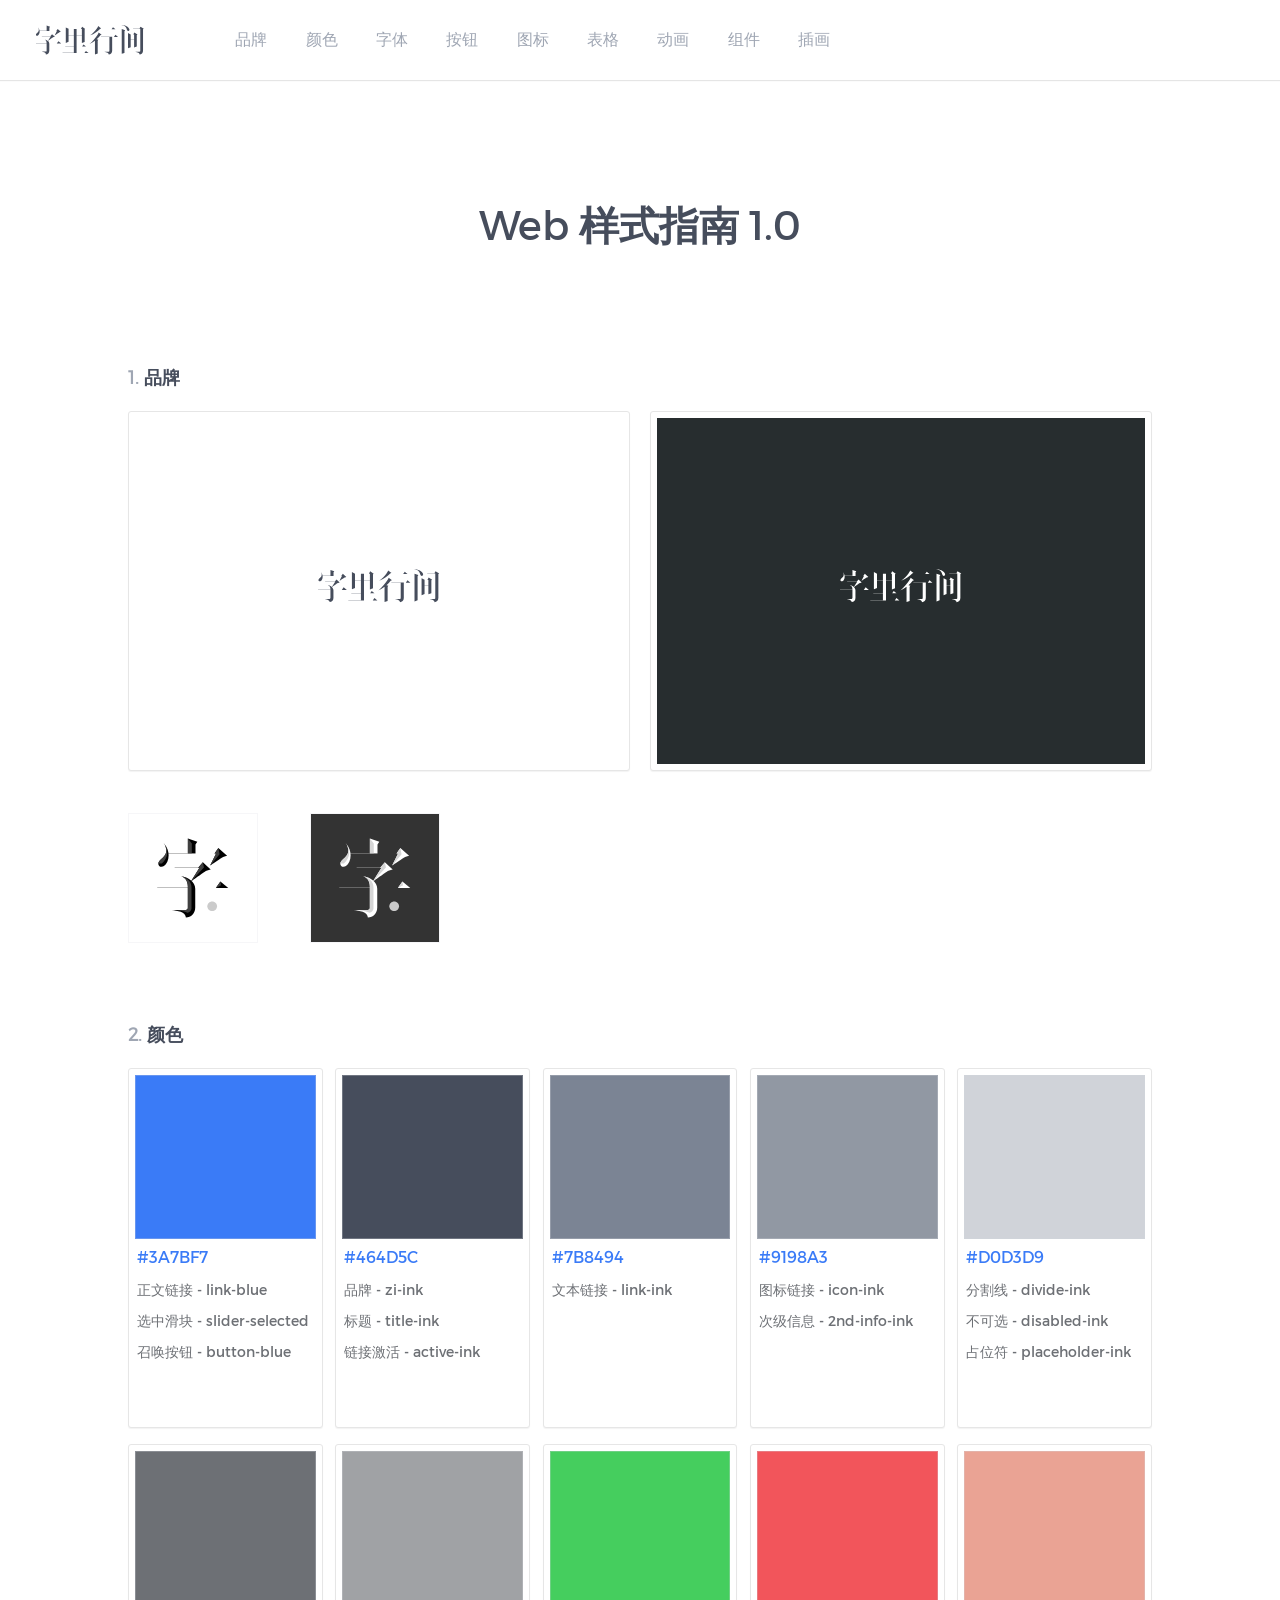
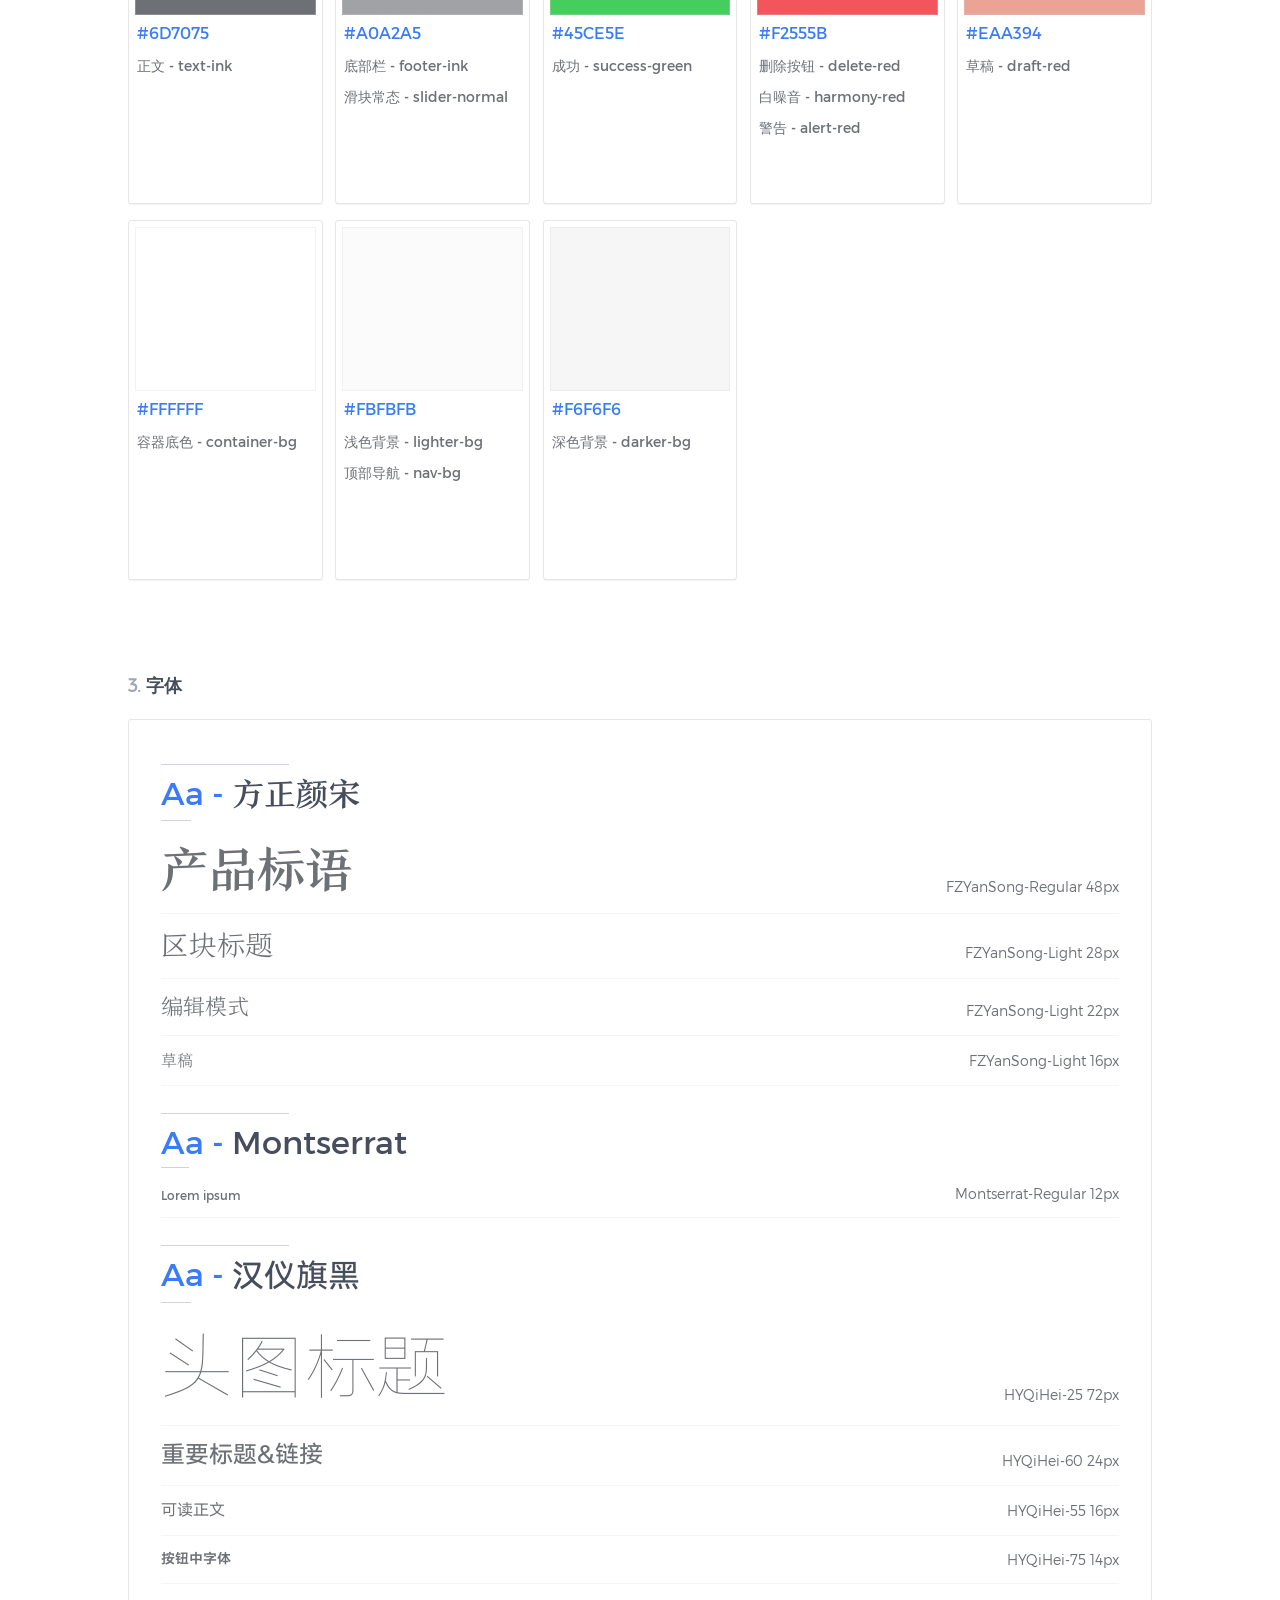
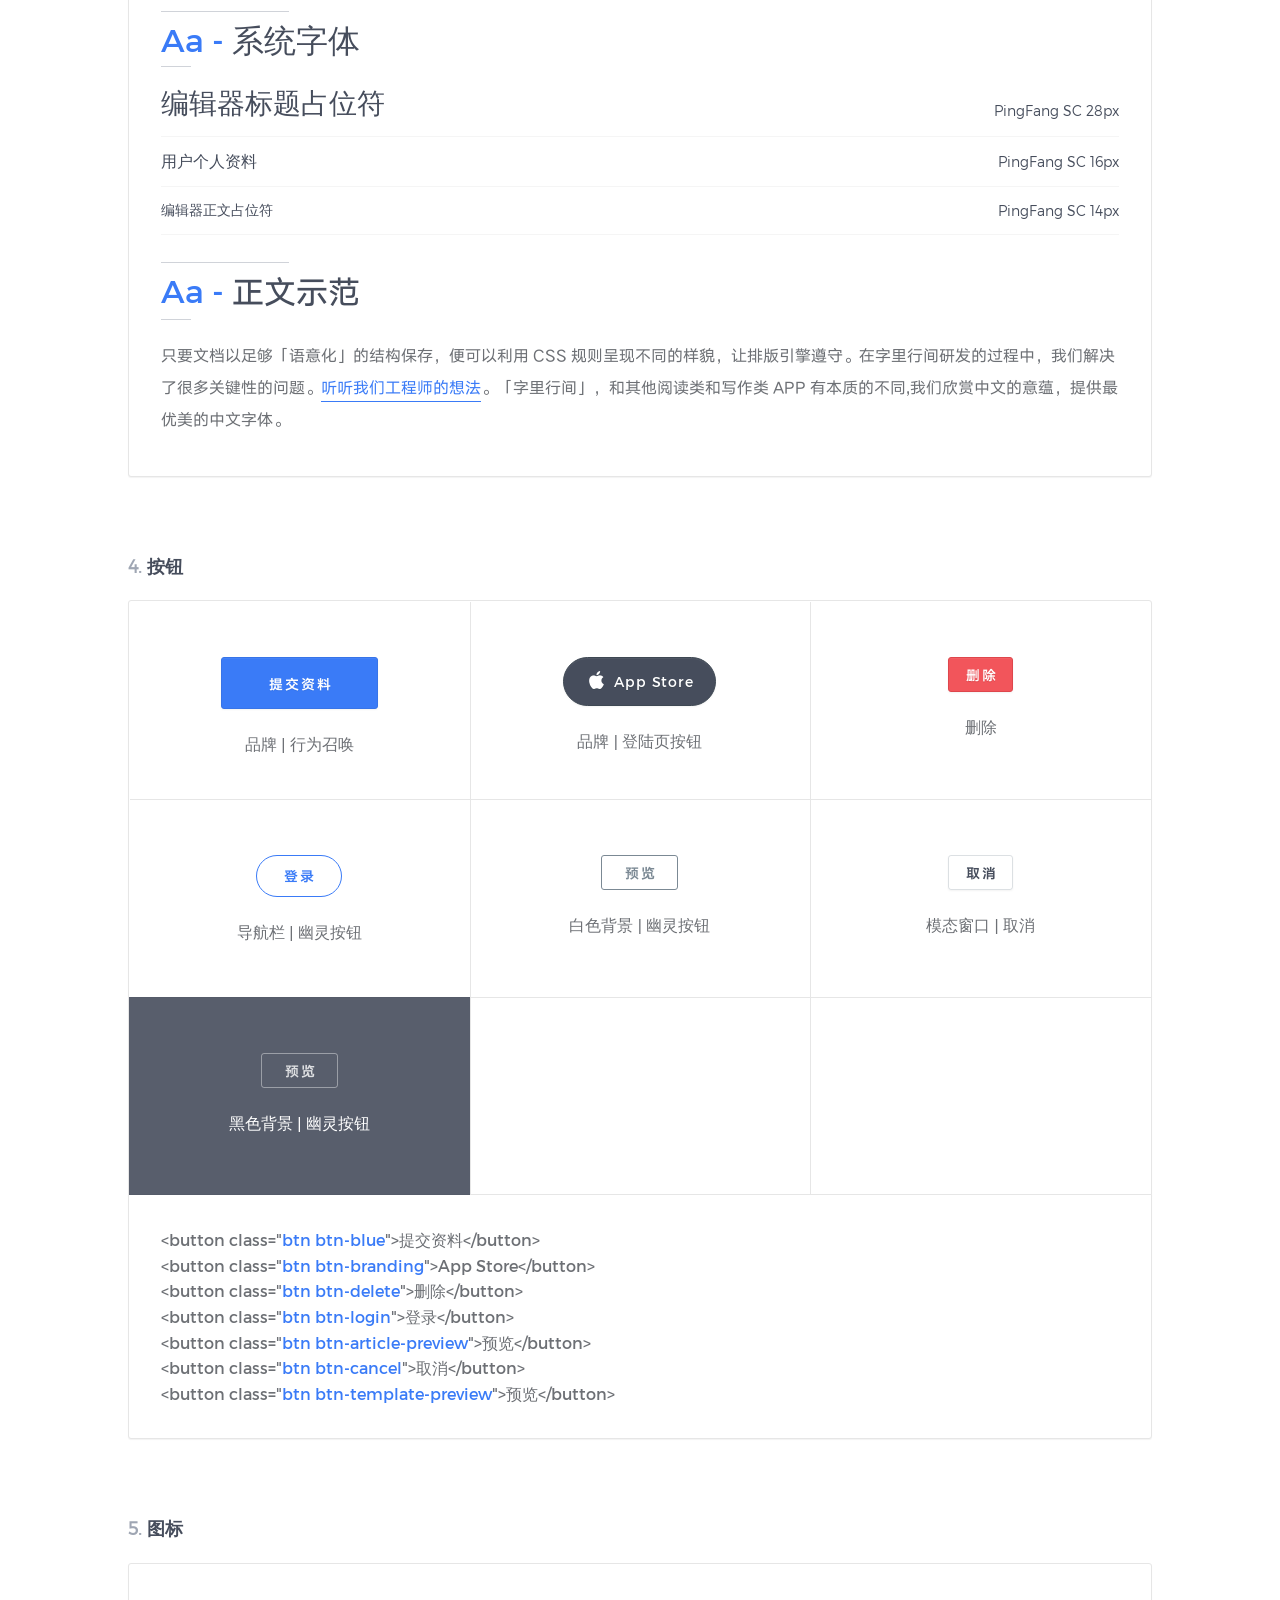
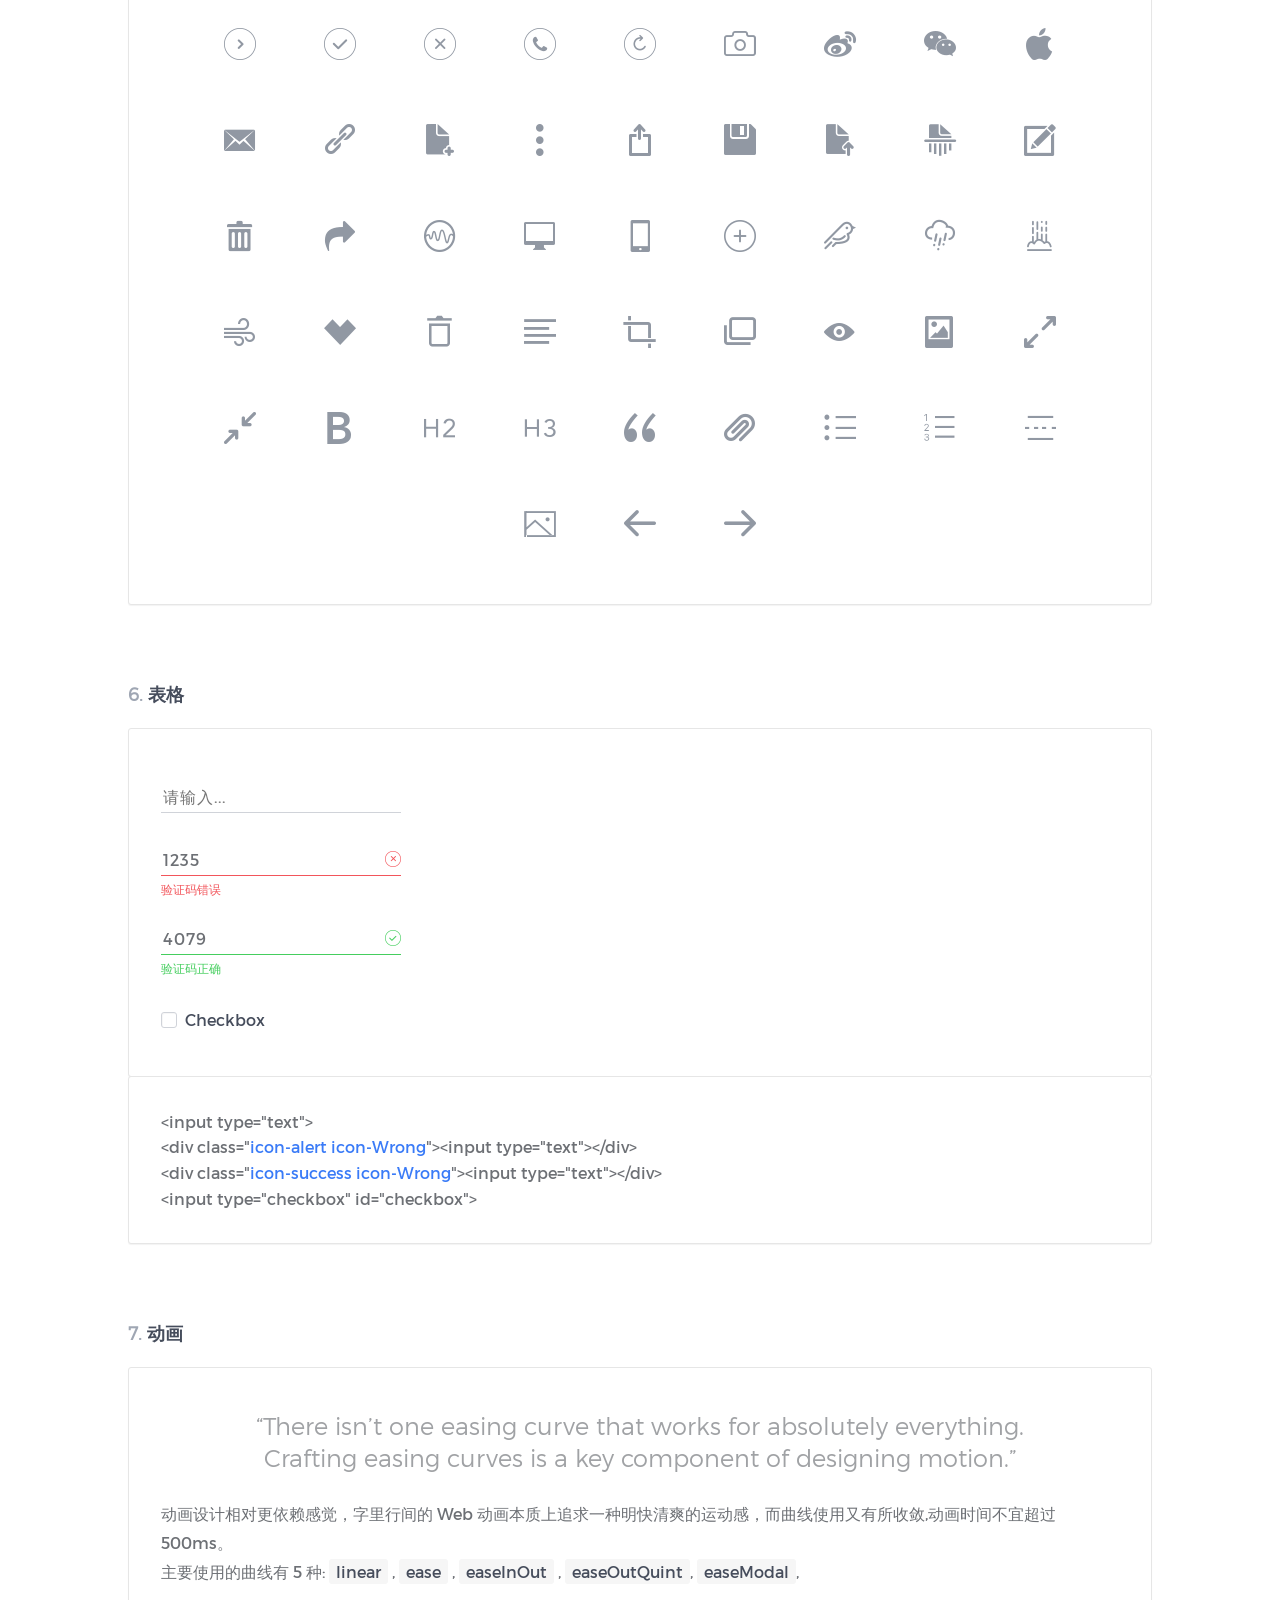
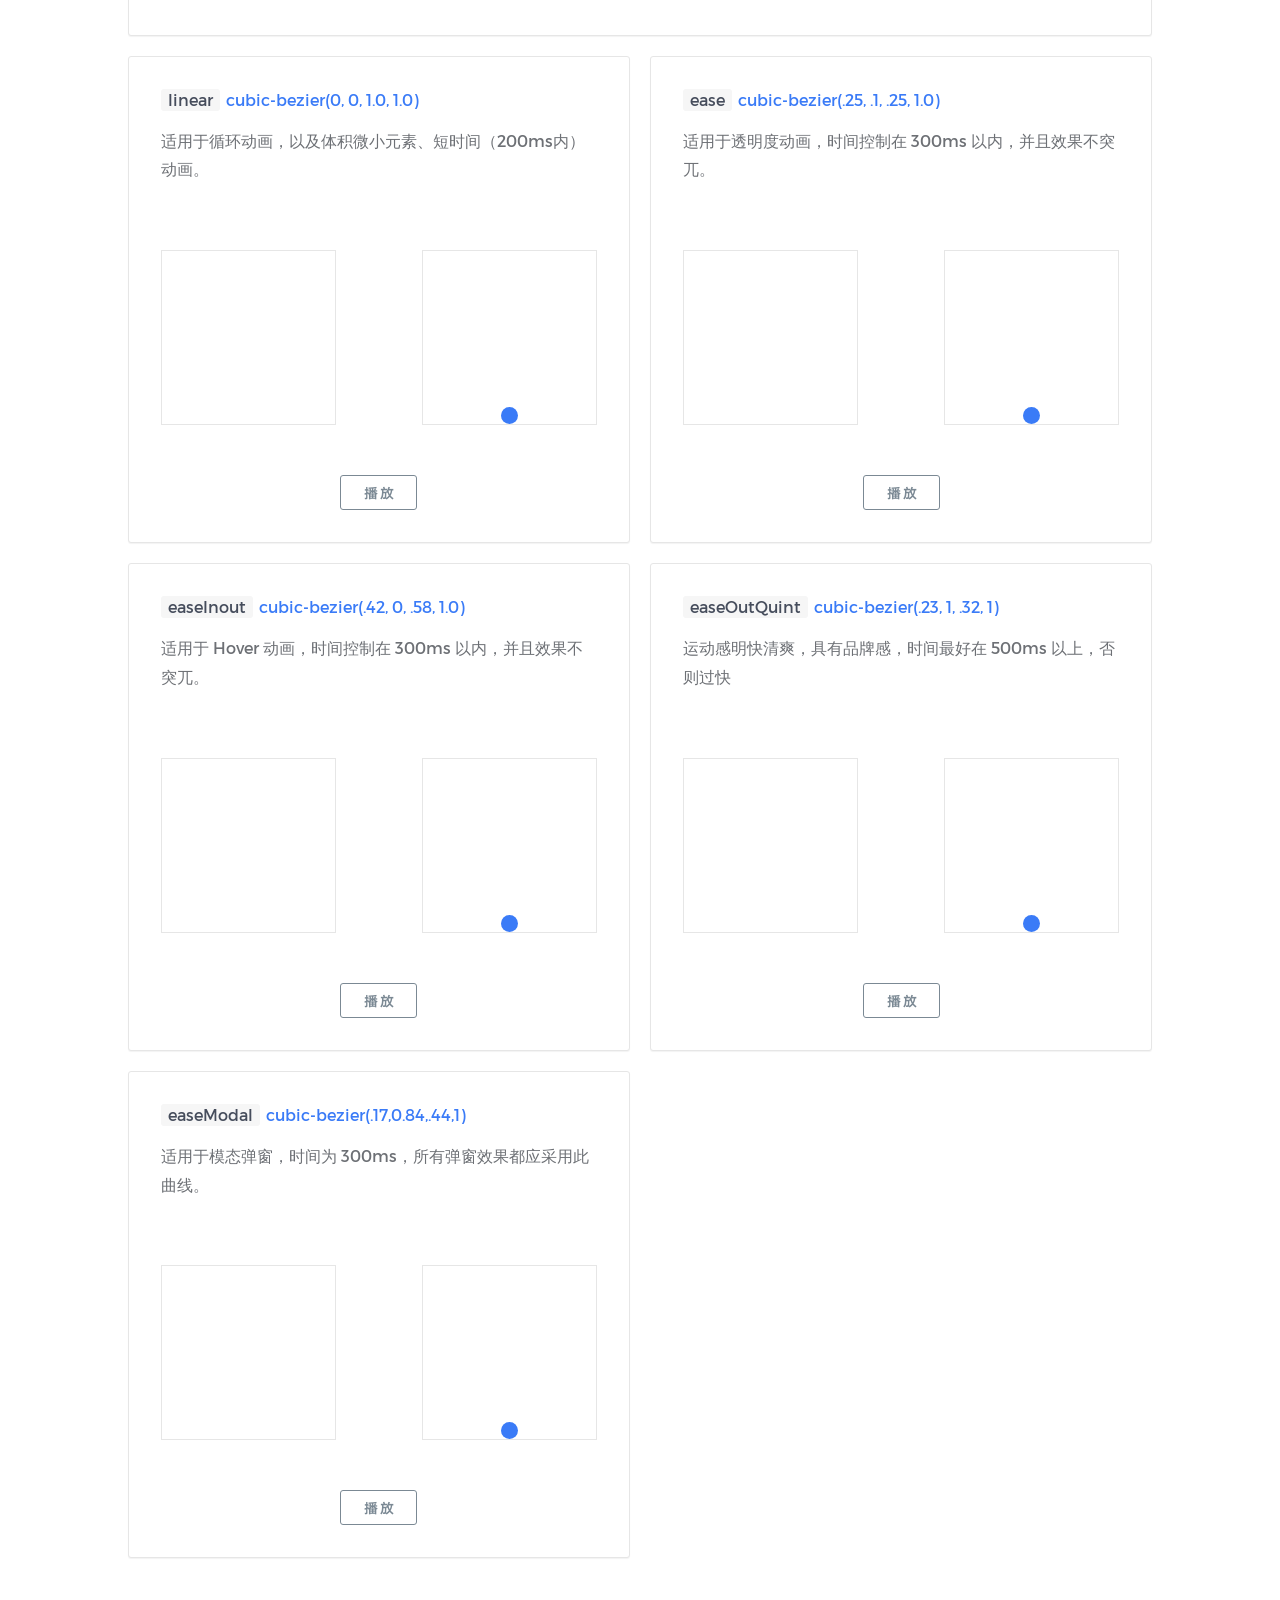
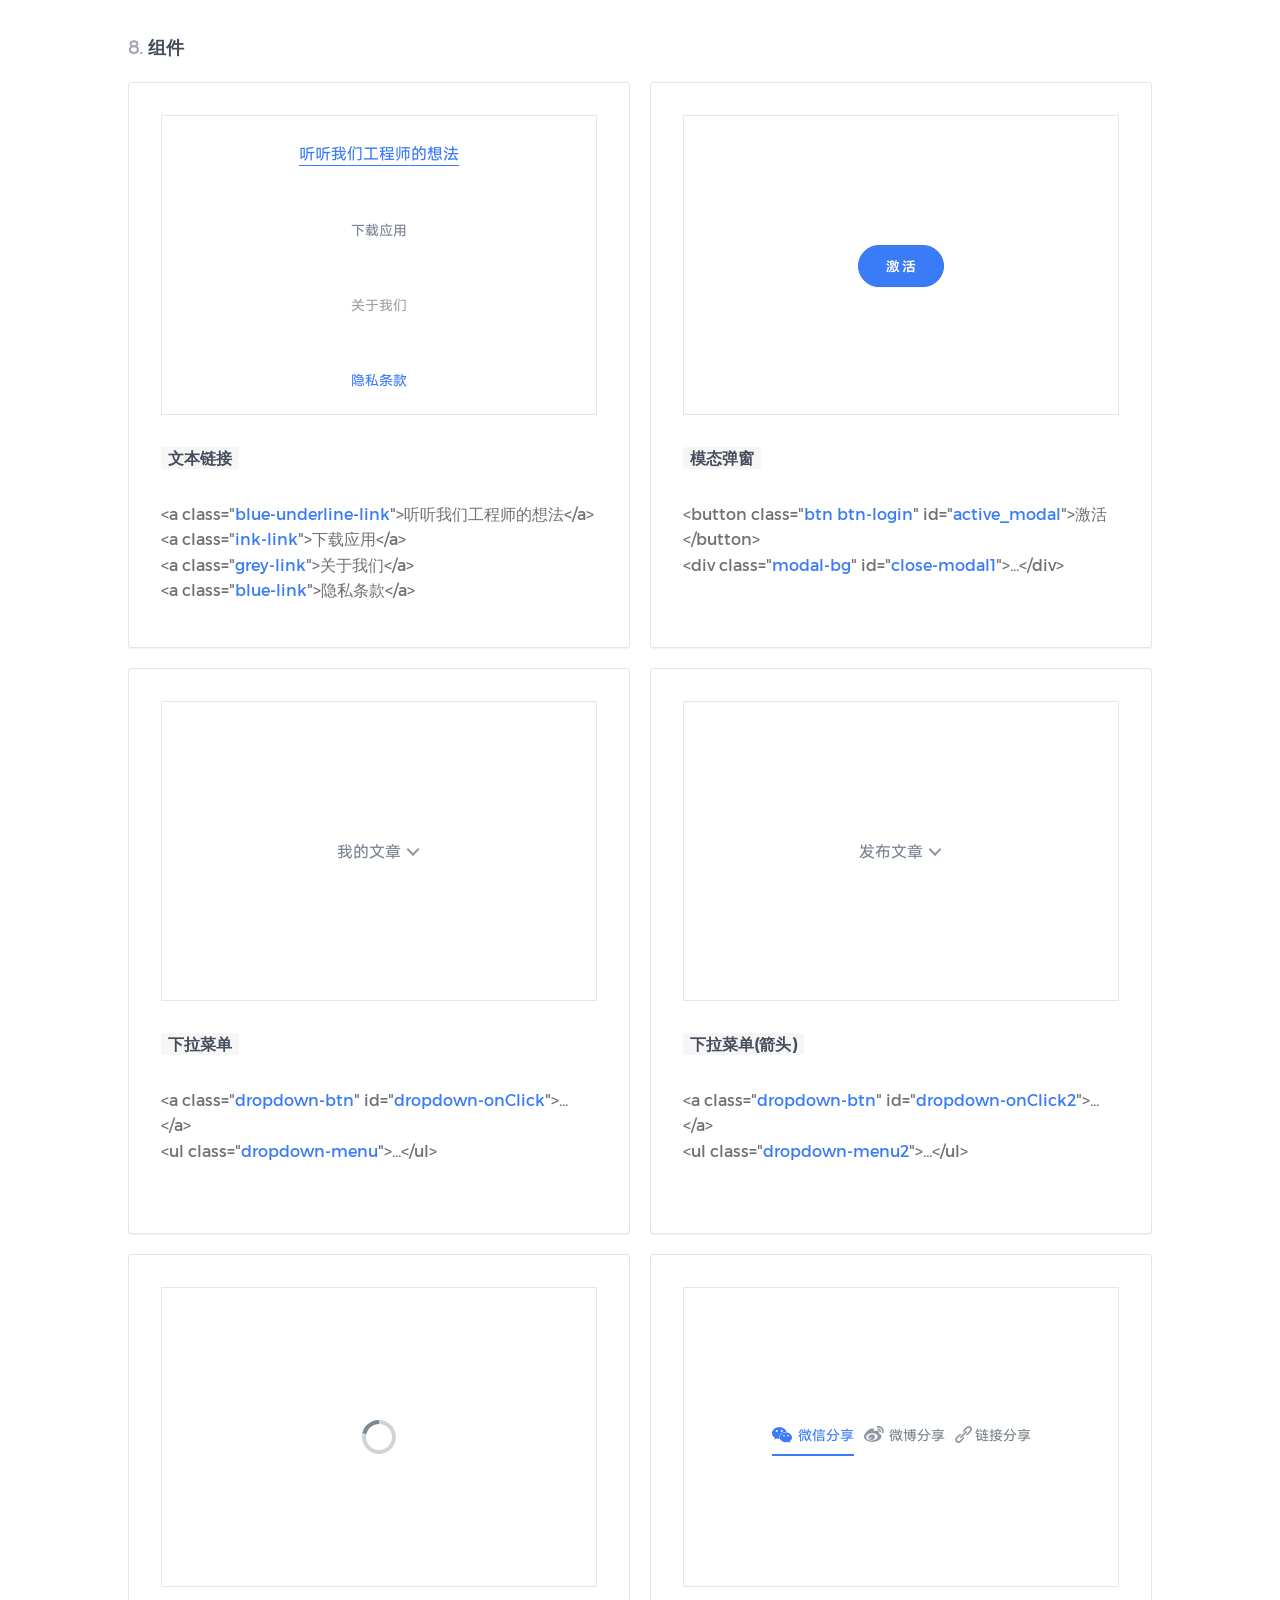
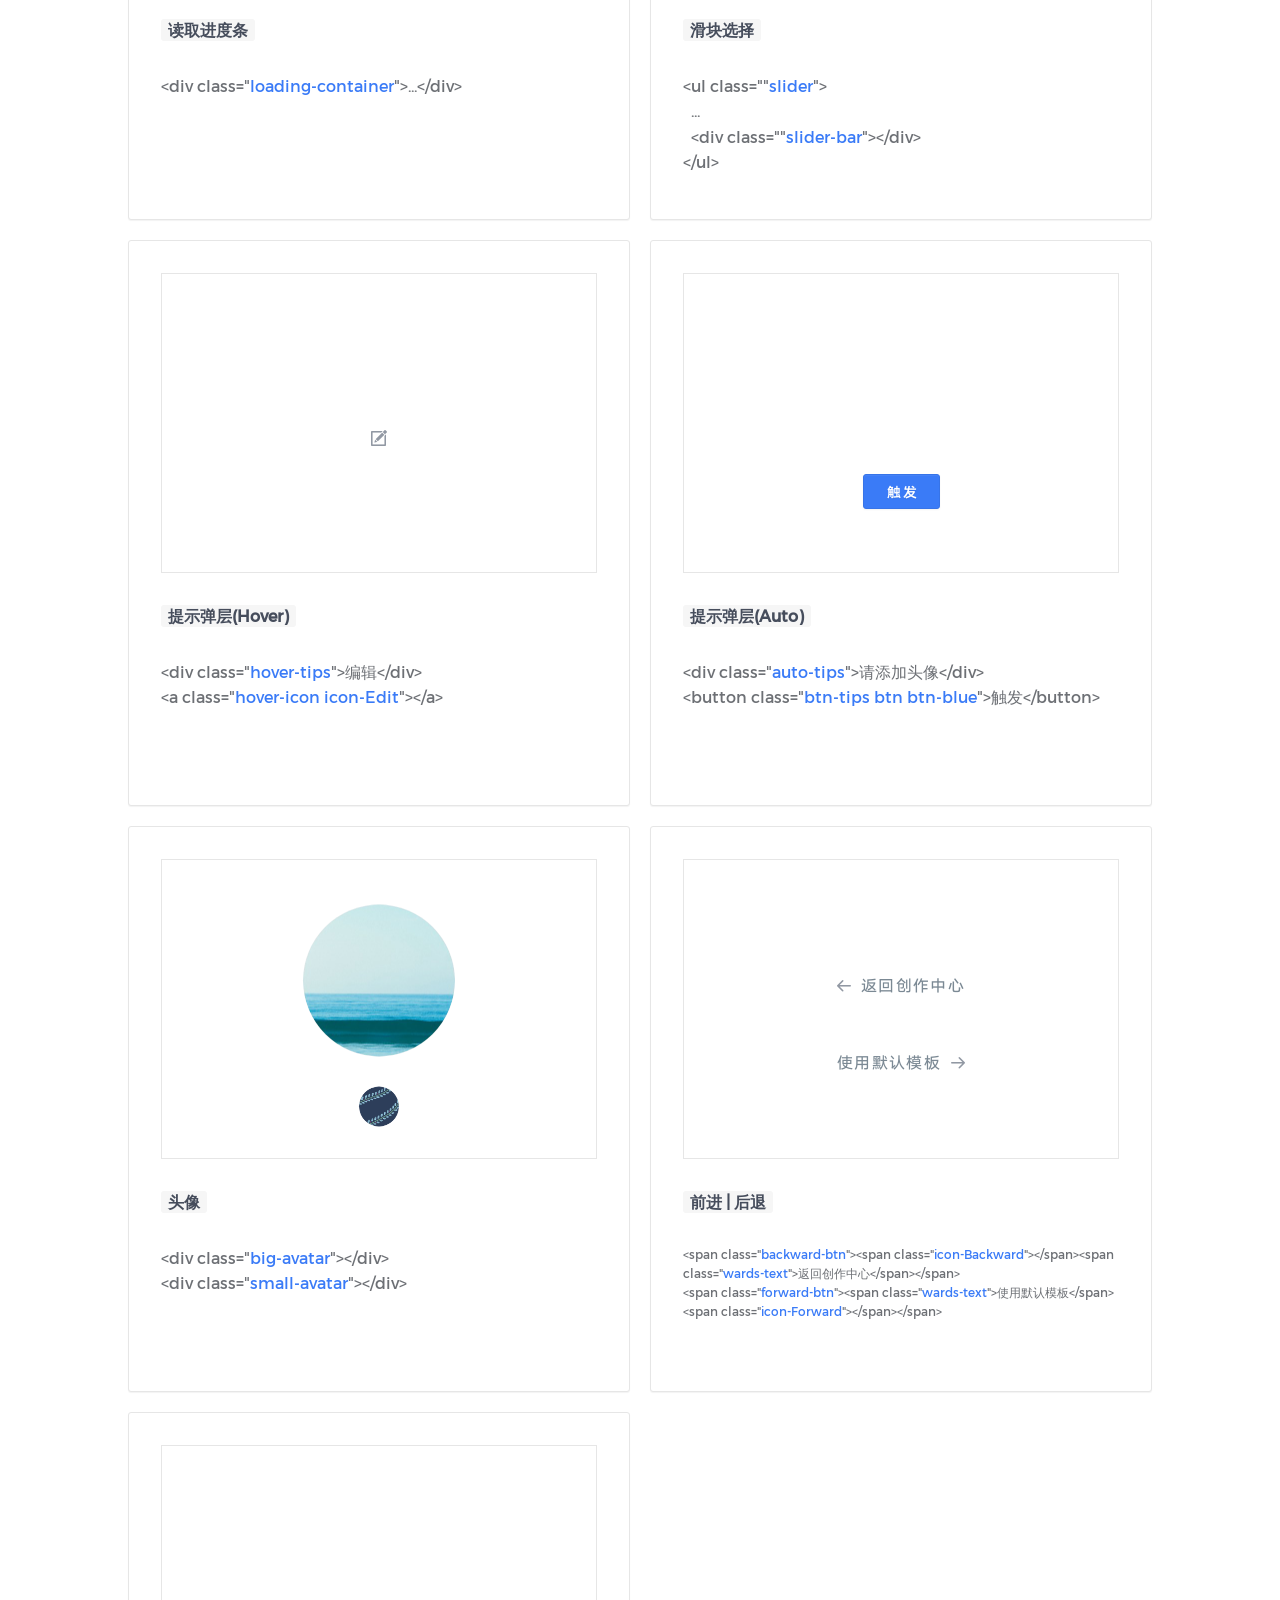
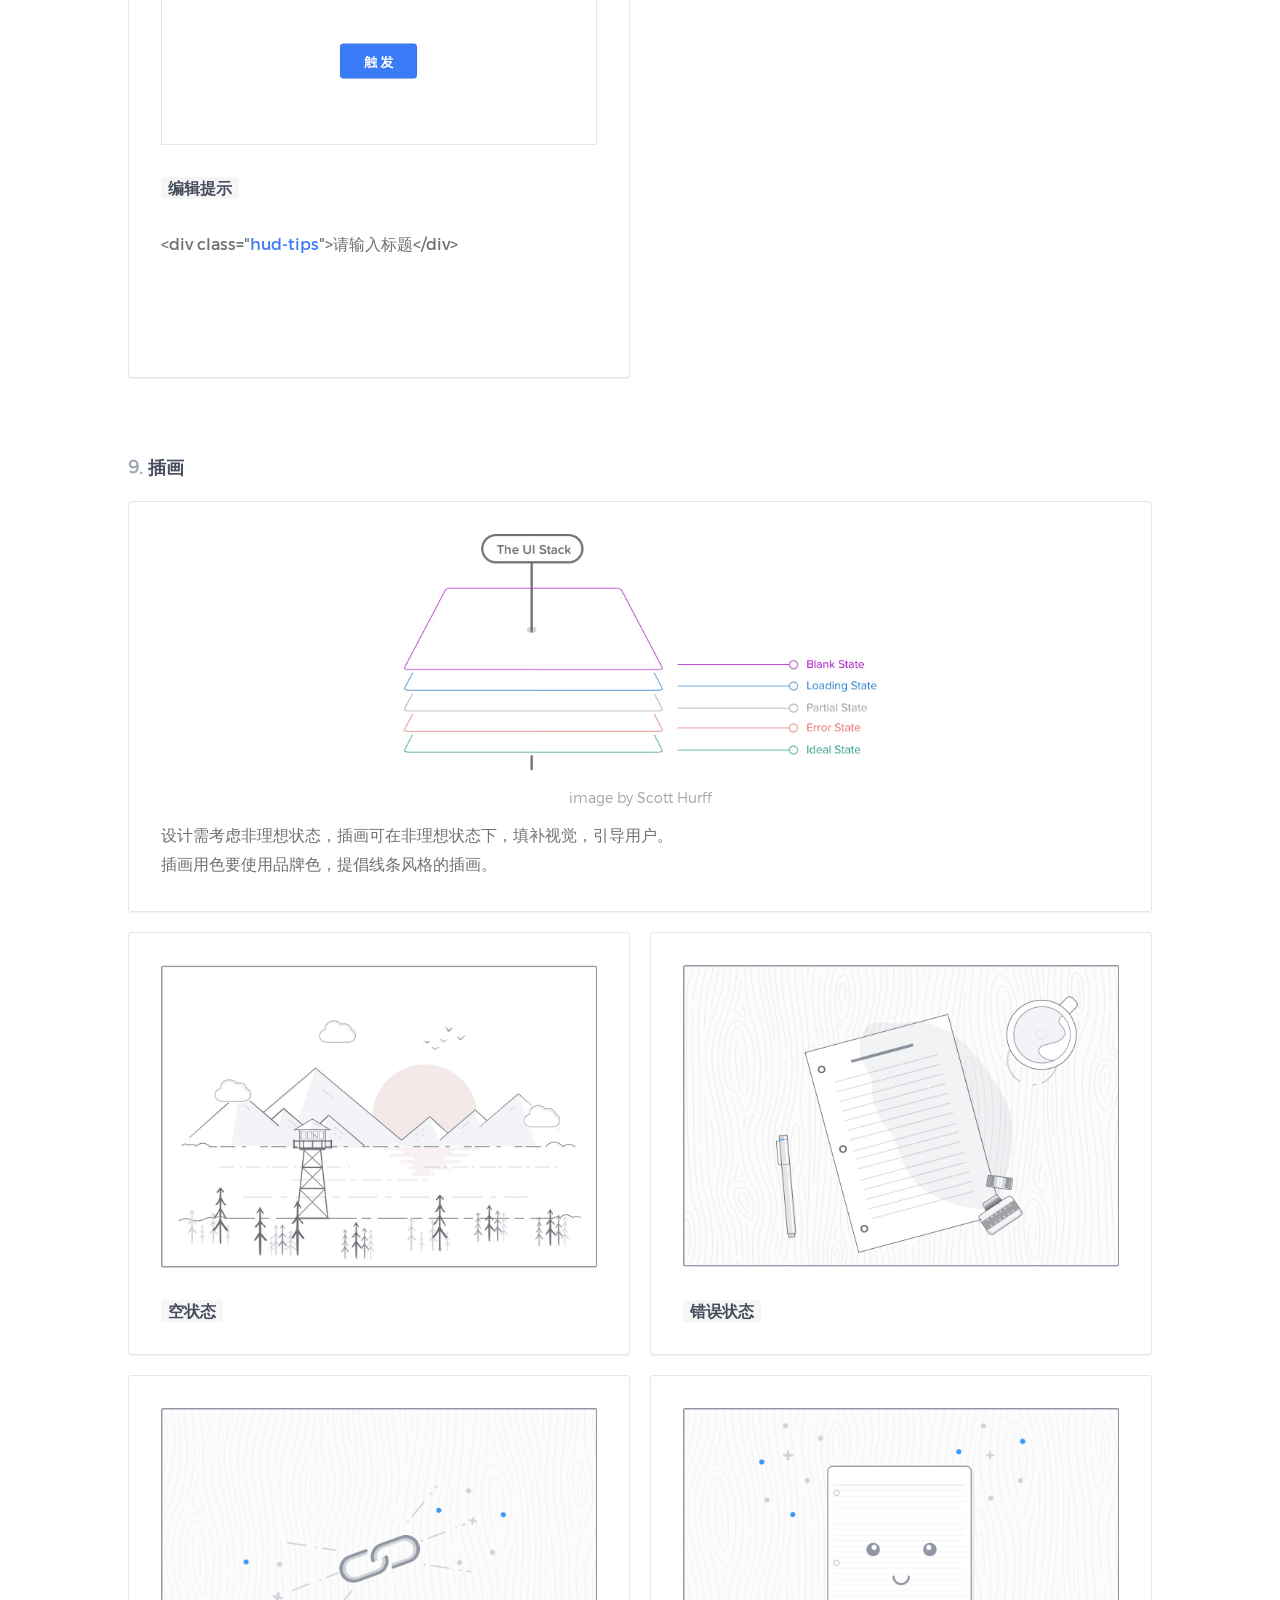
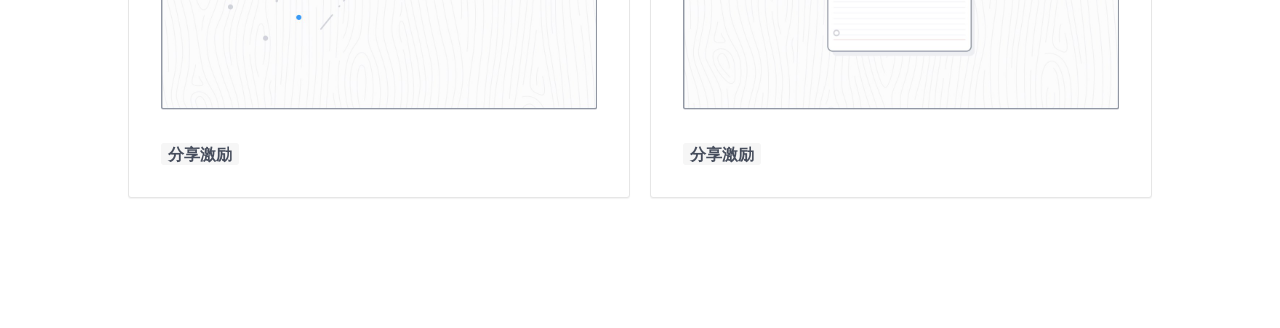
<file: index.html>
<!doctype html>
<html lang="en" class="no-js">
<head>
	<meta charset="UTF-8">
	<meta name="viewport" content="width=device-width, initial-scale=1">
  <link rel="shortcut icon" href="fav.ico">
	<link rel="stylesheet" href="./css/reset.css"> <!-- CSS reset -->
	<link rel="stylesheet" href="./css/style-guide.css"> <!-- Resource style -->
	<script src="./js/modernizr.js"></script> <!-- Modernizr -->

	<title>样式指南 | 字里行间</title>
</head>
<body>
	<header>
		<div class="cd-logo"><img src="assets/logo.svg" alt="Logo"></div>

		<nav>
			<ul class="cd-main-nav">
				<li><a href="#branding">品牌</a></li>
				<li><a href="#colors">颜色</a></li>
				<li><a href="#typography">字体</a></li>
				<li><a href="#buttons">按钮</a></li>
				<li><a href="#icons">图标</a></li>
				<li><a href="#form">表格</a></li>
				<li><a href="#animation">动画</a></li>
				<li><a href="#component">组件</a></li>
				<li><a href="#illustration">插画</a></li>
			</ul> <!-- cd-main-nav -->
		</nav>
		<a href="#0" class="cd-nav-trigger">Menu<span></span></a>
	</header>

	<main>
		<div class="modal-bg" id="close-modal1">
			<div class="modal-container">
				<div class="modal-head">
					<div class="modal-title">你确定要这么做吗？</div>
					<div class="modal-close" id="close-modal2"></div>
				</div>
				<div class="modal-bottom">
					<div class="modal-content">要将「明朝散发弄扁舟」该篇文章删除吗，删除后原文章链接将无法访问。</div>
					<div class="modal-bottom-btn">
						<button class="btn btn-cancel modal-btn-layout" id="close-modal4">取消</button>
						<button class="btn btn-delete modal-btn-layout" id="close-modal3">删除</button>
					</div>
				</div>
			</div>
		</div>
		<h1 class="guide_title">Web <span>样式指南</span> 1.0</h1>

		<section id="branding" class="cd-branding">
			<h2>品牌</h2>

			<ul>
				<li class="cd-box"><div class="bg_white"><div class="logo_dark" alt="Logo Dark"></div></div></li>
				<li class="cd-box"><div class="bg_dark"><div class="logo_white" alt="Logo White"></div></div></li>
			</ul>

			<ul>
				<li><img src="assets/branding/Logo_White_128.svg" alt="Touch Icon White"></li>
				<li><img src="assets/branding/Logo_Dark_128.svg" alt="Touch Icon Black"></li>
			</ul>
		</section>

		<section id="colors" class="cd-colors">
			<h2>颜色</h2>

			<ul>
				<li class="cd-box">
					<div class="cd-color-swatch"></div>
					<b class="color-class">正文链接 - link-blue</b><b class="color-class">选中滑块 - slider-selected</b><b class="color-class">召唤按钮 - button-blue</b>
				</li>

				<li class="cd-box">
					<div class="cd-color-swatch"></div>
					<b class="color-class">品牌 - zi-ink</b><b class="color-class">标题 - title-ink</b><b class="color-class">链接激活 - active-ink</b>
				</li>

				<li class="cd-box">
					<div class="cd-color-swatch"></div>
					<b class="color-class">文本链接 - link-ink</b>
				</li>

				<li class="cd-box">
					<div class="cd-color-swatch"></div>
					<b class="color-class">图标链接 - icon-ink</b><b class="color-class">次级信息 - 2nd-info-ink</b>
				</li>

				<li class="cd-box">
					<div class="cd-color-swatch"></div>
					<b class="color-class">分割线 - divide-ink</b><b class="color-class">不可选 - disabled-ink</b><b class="color-class">占位符 - placeholder-ink</b>
				</li>
				<li class="cd-box">
					<div class="cd-color-swatch"></div>
					<b class="color-class">正文 - text-ink</b>
				</li>

				<li class="cd-box">
					<div class="cd-color-swatch"></div>
					<b class="color-class">底部栏 - footer-ink</b><b class="color-class">滑块常态 - slider-normal</b><b class="color-class"></b>
				</li>

				<li class="cd-box">
					<div class="cd-color-swatch"></div>
					<b class="color-class">成功 - success-green</b>
				</li>

				<li class="cd-box">
					<div class="cd-color-swatch"></div>
					<b class="color-class">删除按钮 - delete-red</b><b class="color-class">白噪音 - harmony-red</b><b class="color-class">警告 - alert-red</b>
				</li>

				<li class="cd-box">
					<div class="cd-color-swatch"></div>
					<b class="color-class">草稿 - draft-red</b>
				</li>

				<li class="cd-box">
					<div class="cd-color-swatch"></div>
					<b class="color-class">容器底色 - container-bg</b>
				</li>

				<li class="cd-box">
					<div class="cd-color-swatch"></div>
					<b class="color-class">浅色背景 - lighter-bg</b><b class="color-class">顶部导航 - nav-bg</b>
				</li>

				<li class="cd-box">
					<div class="cd-color-swatch"></div>
					<b class="color-class">深色背景 - darker-bg</b>
				</li>
			</ul>
		</section>

		<section id="typography" class="cd-typography">
			<h2>字体</h2>

			<div class="cd-box">
				<div class="font_title_before"><h1 class="font_title font-fzyansong-title">方正颜宋</h1></div>
				<h1 class="font_area font-fzyansong-regular">产品标语<span></span></h1>
				<h1 class="font_area font-fzyansong-light">区块标题<span></span></h1>
				<h1 class="font_area font-fzyansong-light2">编辑模式<span></span></h1>
				<h1 class="font_area font-fzyansong-light3">草稿<span></span></h1>
				<div class="font_title_before"><h1 class="font_title font-montserrat-title">Montserrat</h1></div>
				<h1 class="font_area font-montserrat-regular">Lorem ipsum<span></span></h1>
				<div class="font_title_before"><h1 class="font_title font-hyqihei-title">汉仪旗黑</h1></div>
				<h1 class="font_area font-hyqihei-25">头图标题<span></span></h1>
				<h1 class="font_area font-hyqihei-60">重要标题&链接<span></span></h1>
				<h1 class="font_area font-hyqihei-55">可读正文<span></span></h1>
				<h1 class="font_area font-hyqihei-75">按钮中字体<span></span></h1>
				<div class="font_title_before"><h1 class="font_title font-system-title">系统字体</h1></div>
				<h1 class="font_area font-system-400">编辑器标题占位符<span></span></h1>
				<h1 class="font_area font-system-200-2">用户个人资料<span></span></h1>
				<h1 class="font_area font-system-200">编辑器正文占位符<span></span></h1>
				<div class="font_title_before"><h1 class="font_title font-hyqihei-title">正文示范</h1></div>
				<p class="font-body">只要文档以足够「语意化」的结构保存，便可以利用 CSS 规则呈现不同的样貌，让排版引擎遵守。在字里行间研发的过程中，我们解决了很多关键性的问题。<a href="#0">听听我们工程师的想法</a>。「字里行间」，和其他阅读类和写作类 APP 有本质的不同,我们欣赏中文的意蕴，提供最优美的中文字体。</p>
			</div>
		</section>

		<section id="buttons" class="cd-buttons">
			<h2>按钮</h2>

			<div class="cd-box">
				<div class="btn-box"><button class="btn btn-blue">提交资料</button><span id="buttons-tips">品牌 | 行为召唤</span></div>
				<div class="btn-box"><button class="btn btn-branding">App Store<div class="icon-Apple"></div></button><span id="buttons-tips">品牌 | 登陆页按钮</span></div>
				<div class="btn-box"><button class="btn btn-delete">删除</button><span id="buttons-tips">删除</span></div>
				<div class="btn-box"><button class="btn btn-login">登录</button><span id="buttons-tips">导航栏 | 幽灵按钮</span></div>
				<div class="btn-box"><button class="btn btn-article-preview">预览</button><span id="buttons-tips">白色背景 | 幽灵按钮</span></div>
				<div class="btn-box"><button class="btn btn-cancel">取消</button><span id="buttons-tips">模态窗口 | 取消</span></div>
				<div class="btn-box"><button class="btn btn-template-preview">预览</button><span id="buttons-tips">黑色背景 | 幽灵按钮</span></div>
				<div class="btn-box"></div>
				<div class="btn-box"></div>

			</div>

		</section>

		<section id="icons" class="cd-icons">
			<h2>图标</h2>

			<ul class="cd-box">
				<li class="icon-SendVerify"></li>
				<li class="icon-Right"></li>
				<li class="icon-Wrong"></li>
				<li class="icon-Dial"></li>
				<li class="icon-Recycle"></li>
				<li class="icon-Camera"></li>
				<li class="icon-Weibo"></li>
				<li class="icon-Wechat"></li>
				<li class="icon-Apple"></li>
				<li class="icon-Mail"></li>
				<li class="icon-Copy"></li>
				<li class="icon-AddArticle"></li>
				<li class="icon-More"></li>
				<li class="icon-Share"></li>
				<li class="icon-Draft"></li>
				<li class="icon-Publish"></li>
				<li class="icon-SmashnEmpty"></li>
				<li class="icon-Edit"></li>
				<li class="icon-Delete"></li>
				<li class="icon-Share2"></li>
				<li class="icon-WhiteNoise"></li>
				<li class="icon-iMac"></li>
				<li class="icon-iPhone"></li>
				<li class="icon-AddMedia"></li>
				<li class="icon-Bird"></li>
				<li class="icon-Rain"></li>
				<li class="icon-Waterfall"></li>
				<li class="icon-Wind"></li>
				<li class="icon-Heart"></li>
				<li class="icon-DeleteImage"></li>
				<li class="icon-Note"></li>
				<li class="icon-Crop"></li>
				<li class="icon-Replace"></li>
				<li class="icon-Preview"></li>
				<li class="icon-UploadImage"></li>
				<li class="icon-ScaleUp"></li>
				<li class="icon-ScaleDown"></li>
				<li class="icon-Bold"></li>
				<li class="icon-H1"></li>
				<li class="icon-H2"></li>
				<li class="icon-Quote"></li>
				<li class="icon-Link"></li>
				<li class="icon-Dot"></li>
				<li class="icon-Num"></li>
				<li class="icon-Divide"></li>
				<li class="icon-AddPicture"></li>
				<li class="icon-Backward"></li>
				<li class="icon-Forward"></li>
			</ul>
		</section>

		<section id="form" class="cd-form">
			<h2>表格</h2>

			<div class="cd-box">
				<form>
					<fieldset>
						<input type="text" autocomplete="off" placeholder="请输入...">
						<div class="input-alert icon-Wrong"><input type="text" value="1235" placeholder="请输入..."></div>
						<div class="input-success icon-Right"><input type="text" value="4079" placeholder="请输入..."></div>
					</fieldset>

					<fieldset>
						<div class="cd-input-wrapper">
							<input type="checkbox" id="checkbox">
	      					<label class="checkbox-label" for="checkbox">Checkbox</label>
      					</div>
					</fieldset>
				</form>
			</div>
			<div class="cd-box">
				<p>&ltinput type="text"&gt</p>
				<p>&ltdiv class="<span style="color: #3a7bf7;">icon-alert icon-Wrong</span>"&gt&ltinput type="text"&gt&lt/div&gt</p>
				<p>&ltdiv class="<span style="color: #3a7bf7;">icon-success icon-Wrong</span>"&gt&ltinput type="text"&gt&lt/div&gt</p>
				<p>&ltinput type="checkbox" id="checkbox"&gt</p>
			</div>
		</section>


		<section id="animation" class="cd-animation">
			<h2>动画</h2>
			<div class="cd-box">
					<span class="quote">“There isn’t one easing curve that works for absolutely everything. Crafting easing curves is a key component of designing motion.”</span>
					<span class="animation_text">
						动画设计相对更依赖感觉，字里行间的 Web 动画本质上追求一种明快清爽的运动感，而曲线使用又有所收敛,动画时间不宜超过 500ms。<br>主要使用的曲线有 5 种:
						<span>
							<span class="easing_label">linear</span> ,
							<span class="easing_label">ease</span> ,
							<span class="easing_label">easeInOut</span> ,
							<span class="easing_label">easeOutQuint</span>,
							<span class="easing_label">easeModal</span>,
						</span>
					</span>

			</div>
			<div class="cd-box">
				<div class="animation-box">
					<span class="easing_name">linear</span><span class="easing_bezier">cubic-bezier(0, 0, 1.0, 1.0)</span>
					<span class="animation_text">适用于循环动画，以及体积微小元素、短时间（200ms内）动画。</span>
					<div class="animation_container">
						<div class="graph_container">
							<svg class="graph_beziercurve_container">
								<polyline class="graph_bezierline"></polyline>
							</svg>
						</div>
						<div class="ball_container">
								<div class="easing_ball"></div>
						</div>
					</div>
					<button class="play_animation btn btn-article-preview">播放</button>
				</div>
			</div>
			<div class="cd-box">
				<div class="animation-box">
					<span class="easing_name">ease</span><span class="easing_bezier">cubic-bezier(.25, .1, .25, 1.0)</span>
					<span class="animation_text">适用于透明度动画，时间控制在 300ms 以内，并且效果不突兀。</span>
					<div class="animation_container">
						<div class="graph_container">
							<svg class="graph_beziercurve_container">
								<polyline class="graph_bezierline"></polyline>
							</svg>
						</div>
						<div class="ball_container">
								<div class="easing_ball"></div>
						</div>
					</div>
					<button class="play_animation btn btn-article-preview">播放</button>
				</div>
			</div>
			<div class="cd-box">
				<div class="animation-box">
					<span class="easing_name">easeInout</span><span class="easing_bezier">cubic-bezier(.42, 0, .58, 1.0)</span>
					<span class="animation_text">适用于 Hover 动画，时间控制在 300ms 以内，并且效果不突兀。</span>
					<div class="animation_container">
						<div class="graph_container">
							<svg class="graph_beziercurve_container">
								<polyline class="graph_bezierline"></polyline>
							</svg>
						</div>
						<div class="ball_container">
								<div class="easing_ball"></div>
						</div>
					</div>
					<button class="play_animation btn btn-article-preview">播放</button>
				</div>
			</div>
			<div class="cd-box">
				<div class="animation-box">
					<span class="easing_name">easeOutQuint</span><span class="easing_bezier">cubic-bezier(.23, 1, .32, 1)</span>
					<span class="animation_text">运动感明快清爽，具有品牌感，时间最好在 500ms 以上，否则过快</span>
					<div class="animation_container">
						<div class="graph_container">
							<svg class="graph_beziercurve_container">
								<polyline class="graph_bezierline"></polyline>
							</svg>
						</div>
						<div class="ball_container">
								<div class="easing_ball"></div>
						</div>
					</div>
					<button class="play_animation btn btn-article-preview">播放</button>
				</div>
			</div>
			<div class="cd-box">
				<div class="animation-box">
					<span class="easing_name">easeModal</span><span class="easing_bezier">cubic-bezier(.17,0.84,.44,1)</span>
					<span class="animation_text">适用于模态弹窗，时间为 300ms，所有弹窗效果都应采用此曲线。</span>
					<div class="animation_container">
						<div class="graph_container">
							<svg class="graph_beziercurve_container">
								<polyline class="graph_bezierline"></polyline>
							</svg>
						</div>
						<div class="ball_container">
								<div class="easing_ball"></div>
						</div>
					</div>
					<button class="play_animation btn btn-article-preview">播放</button>
				</div>
			</div>
		</section>

		<section id="component" class="cd-component">
			<h2>组件</h2>
			<div class="cd-box">
				<div class="effect-box">
					<div class="aligin-box"><a href="#0" class="blue-underline-link">听听我们工程师的想法</a></div>
					<div class="aligin-box"><a href="#0" class="ink-link">下载应用</a></div>
					<div class="aligin-box"><a href="#0" class="grey-link">关于我们</a></div>
					<div class="aligin-box"><a href="#0" class="blue-link">隐私条款</a></div>
				</div>
				<span class="component-title">文本链接</span>
				<p>&lta class="<span style="color: #3a7bf7;">blue-underline-link</span>"&gt听听我们工程师的想法&lt/a&gt</p>
				<p>&lta class="<span style="color: #3a7bf7;">ink-link</span>"&gt下载应用&lt/a&gt</p>
				<p>&lta class="<span style="color: #3a7bf7;">grey-link</span>"&gt关于我们&lt/a&gt</p>
				<p>&lta class="<span style="color: #3a7bf7;">blue-link</span>"&gt隐私条款&lt/a&gt</p>
			</div>
			<div class="cd-box">
				<div class="effect-box">
					<div class="aligin-box"><button class="btn btn-login" id="active_modal">激活</button></div>
				</div>

				<span class="component-title">模态弹窗</span>
				<p>&ltbutton class="<span style="color: #3a7bf7;">btn btn-login</span>" id="<span style="color: #3a7bf7;">active_modal</span>"&gt激活&lt/button&gt</p>
				<p>&ltdiv class="<span style="color: #3a7bf7;">modal-bg</span>" id="<span style="color: #3a7bf7;">close-modal1</span>"&gt...&lt/div&gt</p>
			</div>
			<div class="cd-box">
				<div class="effect-box">
					<div class="aligin-box">
						<a href="#0" class="dropdown-btn" id="dropdown-onClick"><span class="dropdown-title">我的文章</span><span class="dropdown-arrow"></span></a>
						<ul class="dropdown-menu">
							<li><a href="#0" class="dropdown-name dropdown-selected">我的文章</a><span class="li-arrow"></span></li>
							<li><a href="#0" class="dropdown-name">已发布</a><span class="li-arrow"></span></li>
							<li><a href="#0" class="dropdown-name">草稿箱</a><span class="li-arrow"></span></li>
							<li><a href="#0" class="dropdown-name">废纸篓</a><span class="li-arrow"></span></li>
						</ul>
					</div>
				</div>
				<span class="component-title">下拉菜单</span>
				<p>&lta class="<span style="color: #3a7bf7;">dropdown-btn</span>" id="<span style="color: #3a7bf7;">dropdown-onClick</span>"&gt...&lt/a&gt</p>
				<p>&ltul class="<span style="color: #3a7bf7;">dropdown-menu</span>"&gt...&lt/ul&gt</p>
			</div>
			<div class="cd-box">
				<div class="effect-box">
					<div class="aligin-box">
						<a href="#0" class="dropdown-btn" id="dropdown-onClick2"><span class="dropdown-title">发布文章</span><span class="dropdown-arrow"></span></a>
						<ul class="dropdown-menu2">
							<li><span class="icon-Publish icon">发布文章</span></li>
							<li><span class="icon-Draft icon">存为草稿</span></li>
							<li class="dropdown-seperator"></li>
							<li><span class="icon-Delete icon">删除文章</span></li>
							<span class="dropdown-uparrow"></span>
						</ul>
					</div>
				</div>
				<span class="component-title">下拉菜单(箭头)</span>
				<p>&lta class="<span style="color: #3a7bf7;">dropdown-btn</span>" id="<span style="color: #3a7bf7;">dropdown-onClick2</span>"&gt...&lt/a&gt</p>
				<p>&ltul class="<span style="color: #3a7bf7;">dropdown-menu2</span>"&gt...&lt/ul&gt</p>
			</div>
			<div class="cd-box">
				<div class="effect-box">
					<div class="aligin-box">
						<div class="loading-container">
	            <div class="loading">
	              <div class="loading-circle"></div>
	              <div class="loading-bar"></div>
	            </div>
	          </div>
					</div>
				</div>
				<span class="component-title">读取进度条</span>
				<p>&ltdiv class="<span style="color: #3a7bf7;">loading-container</span>"&gt...&lt/div&gt</p>
			</div>
			<div class="cd-box">
				<div class="effect-box">
					<div class="aligin-box">
						<ul class="slider">
							<li class="slider-switch"><span class="icon-Wechat"></span><span class="text-weixin">微信分享</span></li>
							<li class=""><span class="icon-Weibo"></span><span class="text-weixin">微博分享</span></li>
							<li class=""><span class="icon-Copy"></span><span class="text-link">链接分享</span></li>
							<div class="slider-bar"></div>
						</ul>
					</div>
				</div>
				<span class="component-title">滑块选择</span>
				<p>&ltul class=""<span style="color: #3a7bf7;">slider</span>"&gt<br>&nbsp&nbsp...<br>&nbsp&nbsp&ltdiv class=""<span style="color: #3a7bf7;">slider-bar</span>"&gt&lt/div&gt<br>&lt/ul&gt</p>
			</div>
			<div class="cd-box">
				<div class="effect-box">
					<div class="aligin-box">
						<div class="hover-tips">编辑</div>
						<a class="hover-icon icon-Edit"></a>
					</div>
				</div>
				<span class="component-title">提示弹层(Hover)</span>
				<p>&ltdiv class="<span style="color: #3a7bf7;">hover-tips</span>"&gt编辑&lt/div&gt</p>
				<p>&lta class="<span style="color: #3a7bf7;">hover-icon icon-Edit</span>"&gt&lt/a&gt</p>
			</div>
			<div class="cd-box">
				<div class="effect-box">
					<div class="aligin-box">
						<div class="auto-tips">请添加头像</div>
						<button class="btn-tips btn btn-blue">触发</button>
					</div>
				</div>
				<span class="component-title">提示弹层(Auto)</span>
				<p>&ltdiv class="<span style="color: #3a7bf7;">auto-tips</span>"&gt请添加头像&lt/div&gt</p>
				<p>&ltbutton class="<span style="color: #3a7bf7;">btn-tips btn btn-blue</span>"&gt触发&lt/button&gt</p>
			</div>
			<div class="cd-box">
				<div class="effect-box">
					<div class="aligin-box">
						<div class="big-avatar"></div>
						<div class="small-avatar"></div>
					</div>
				</div>
				<span class="component-title">头像</span>
				<p>&ltdiv class="<span style="color: #3a7bf7;">big-avatar</span>"&gt&lt/div&gt</p>
				<p>&ltdiv class="<span style="color: #3a7bf7;">small-avatar</span>"&gt&lt/div&gt</p>
			</div>
			<div class="cd-box">
				<div class="effect-box">
					<div class="aligin-box">
						<span class="backward-btn"><span class="icon-Backward"></span><span class="wards-text">返回创作中心</span></span>
						<span class="forward-btn"><span class="wards-text">使用默认模板</span><span class="icon-Forward"></span></span>
					</div>
				</div>
				<span class="component-title">前进 | 后退</span>
				<p class="wards-p">&ltspan class="<span style="color: #3a7bf7;">backward-btn</span>"&gt&ltspan class="<span style="color: #3a7bf7;">icon-Backward</span>"&gt&lt/span&gt&ltspan class="<span style="color: #3a7bf7;">wards-text</span>"&gt返回创作中心&lt/span&gt&lt/span&gt</p>
				<p class="wards-p">&ltspan class="<span style="color: #3a7bf7;">forward-btn</span>"&gt&ltspan class="<span style="color: #3a7bf7;">wards-text</span>"&gt使用默认模板&lt/span&gt&ltspan class="<span style="color: #3a7bf7;">icon-Forward</span>"&gt&lt/span&gt&lt/span&gt</p>
			</div>
			<div class="cd-box">
				<div class="effect-box">
					<div class="aligin-box">
						<div class="hud-tips">请输入标题</div>
						<button class="btn-hud btn btn-blue">触发</button>
					</div>
				</div>
				<span class="component-title">编辑提示</span>
				<p>&ltdiv class="<span style="color: #3a7bf7;">hud-tips</span>"&gt请输入标题&lt/div&gt</p>
			</div>
		</section>

		<section id="illustration" class="cd-illustration">
			<h2>插画</h2>
			<div class="cd-box">
				<div class="illustration-image"></div>
				<span>image by Scott Hurff</span>
				<span>设计需考虑非理想状态，插画可在非理想状态下，填补视觉，引导用户。<br>插画用色要使用品牌色，提倡线条风格的插画。</span>
			</div>
			<div class="cd-box image-box">
				<div class="illustration-image"></div>
				<span>空状态</span>
			</div>
			<div class="cd-box image-box">
				<div class="illustration-image"></div>
				<span>错误状态</span>
			</div>
			<div class="cd-box image-box">
				<div class="illustration-image"></div>
				<span>分享激励</span>
			</div>
			<div class="cd-box image-box">
				<div class="illustration-image"></div>
				<span>分享激励</span>
			</div>
		</section>

	</main>
<script src="js/jquery-2.1.1.js"></script>
<script src='js/TweenMax.min.js'></script>
<script src='js/DrawSVGPlugin.min.js'></script>
<script src="js/EaseGetRatio.js"></script>
<script src="js/main.js"></script> <!-- Resource jQuery -->
</body>
</html>
</file>
<file: css/style-guide.css>
/* --------------------------------

xBackground

-------------------------------- */
body {
  /* this is the page background */
  background-color: #ffffff;
}

/* --------------------------------

xPatterns

-------------------------------- */
.cd-box {
  /* this is the container of various design elements - i.e. the 2 logo of the branding section */
  border: 1px solid #e6e6e6;
  border-radius: 3px;
  background: #ffffff;
  box-shadow: 0 1px 1px rgba(0, 0, 0, 0.05);
  padding: 6px;
  height: 360px;
}

.guide_title {
  font-family: 'Montserrat-Regular',PingFang SC,-apple-system;
}

.guide_title span{
  font-weight: 600;
}

@media only screen and (max-width: 768px) {
  #colors ul .cd-box {
    height: 420px
  }
}

.logo_white {
  background: url("../assets/branding/logo_white.svg") no-repeat center center;
  background-size: 100% 100%;
  width: 25%;
  height: 25%;
  position: relative;
  margin: 0 auto;
  top: 36%;
  cursor: pointer;
  -webkit-transition: all .15s ease-in-out;
  transition: all .15s ease-in-out;
}

.logo_white:hover {
  opacity:0.8
}

.logo_dark {
  background: url("../assets/branding/logo_dark.svg") no-repeat center center;
  background-size: 100% 100%;
  width: 25%;
  height: 25%;
  position: relative;
  margin: 0 auto;
  top: 36%;
  opacity: 1;
  cursor: pointer;
  -webkit-transition: all .15s ease-in-out;
  transition: all .15s ease-in-out;
}

.logo_dark:hover {
  opacity:0.8
}

.bg_dark {
  background-color: #272D2F;
  width: 100%;
  height: 100%;
}

.bg_white {
  background-color: #fff;
  width: 100%;
  height: 100%;
}

/* --------------------------------

xNavigation

-------------------------------- */
header {
  background-color: #fff;
}

.cd-logo {
  /* logo box style */
  /*background-color: #5f8ee4;*/
  width: 120px;
  margin-left: 12px;
}
@media only screen and (min-width: 1024px) {
  .cd-logo {
    width: 180px;
    margin-left: 0px;
  }
}

.cd-main-nav {
  /* main navigation background color - full screen on small devices */
  background: #19191a;
}
.cd-main-nav li a {
  color: #ffffff;
  border-color: #262627;
}
@media only screen and (min-width: 1024px) {
  .cd-main-nav li a {
    color: #9FA6B3;
  }
  .cd-main-nav li a.selected {
    color: #464D5C;
    box-shadow: 0 2px 0 #3A7BF7;
  }
  .no-touch .cd-main-nav li a:hover {
    color: #464D5C;
  }
}


.cd-nav-trigger span, .cd-nav-trigger span::before, .cd-nav-trigger span::after {
  /* upper and lower lines */
  background-color: #9198A3;
  transition: all 0.15s ease-in-out;
}

.nav-is-visible .cd-nav-trigger span {
  /* hide line in the center on mobile when nav is visible */
  background-color: rgba(255, 255, 255, 0);
}
.nav-is-visible .cd-nav-trigger span::before, .nav-is-visible .cd-nav-trigger span::after {
  /* preserve visibility of upper and lower lines - close icon */
  background-color: white;
}

/* --------------------------------

xPage title

-------------------------------- */
main > h1 {
  color: #464d5c;
}

/*@media only screen and (min-width: 1600px) {
  main > h1 {

    color: #464d5c;
  }
}*/

/* --------------------------------

xTypography

-------------------------------- */
h1, h2 {
  font-family: 'Montserrat-Regular',-apple-system,Helvetica Neue,Arial,PingFang SC,Hiragino Sans GB,Microsoft YaHei,WenQuanYi Micro Hei,sans-serif;
  color: #464D5C;
}

h1 {
  font-size: 2.4rem;
  font-weight: 300;
  line-height: 1.2;
  margin: 0 0 .4em;
}
@media only screen and (min-width: 768px) {
  h1 {
    font-size: 3.2rem;
  }
}
@media only screen and (min-width: 1024px) {
  h1 {
    font-size: 4rem;
  }
}

h2 {
  font-weight: bold;
  text-transform: uppercase;
  margin: 1em 0;
}
@media only screen and (min-width: 768px) {
  h2 {
    font-size: 1.8rem;
    margin: 1em 0 1.4em;
  }
}

section > h2::before {
  /* number before each section title */
  font-family: 'Montserrat-Light', sans-serif;;
  color: #9FA6B3;
}

p {
  font-size: 1.4rem;
  line-height: 1.4;
  color: #6d7075;
}
p a {
  color: #5f8ee4;
  text-decoration: underline;
}
@media only screen and (min-width: 768px) {
  p {
    font-size: 1.6rem;
    line-height: 1.6;
  }
}

/* --------------------------------

xButtons

-------------------------------- */

#buttons .cd-box:nth-of-type(1) {
  height: auto;
  padding: 0px;
  overflow: hidden;
}

#buttons .cd-box:nth-of-type(2) {
  height: auto;
  margin-top: -2px;
}

#buttons .cd-box .btn-box {
  width: 33.33%;
  float: left;
  display: inline-block;
  height: 198px;
  box-shadow: 1px 1px 0px 0px #e6e6e6;
}

#buttons .cd-box .btn-box:nth-of-type(7) {
  background-color: rgba(70,77,92,.9);
}

#buttons .cd-box .btn-box:nth-of-type(7) span {
  color: white;
}

@media only screen and (max-width: 1024px) {
  #buttons .cd-box .btn-box {
    width:50%;
  }
}

@media only screen and (max-width: 768px) {
  #buttons .cd-box .btn-box {
    width:100%;
    margin-left: 0px;
  }
}

.btn {

  padding: 17px 44px 15px;
  padding-left: 47px;
  border-radius: 3px;
  color: #fff;
  font-size: 14px;
  letter-spacing: 2px;
  font-family: 'Montserrat-Regular','HYQiHei-75',sans-serif;;
  position: relative;
  display: inline-block;
  vertical-align: top;
  overflow: hidden;
  cursor: pointer;
  -webkit-transition: all .15s ease-in-out;
  transition: all .15s ease-in-out;
}

.btn-box span {
  text-align: center;
  display: block;
  margin-bottom: 2em;
  font-family: -apple-system,Helvetica Neue,Arial,PingFang SC,Hiragino Sans GB,Microsoft YaHei,WenQuanYi Micro Hei,sans-serif;
  font-weight: normal;
  font-size: 16px;
  color: #6d7075;
}

.btn:focus {
  outline: none;
}

.btn:active {
  transition: border-color .1s ease-in-out,background-color .1s ease-in-out,color .1s ease-in-out,box-shadow .1s ease-in-out;
  -webkit-transition: border-color .1s ease-in-out,background-color .1s ease-in-out,color .1s ease-in-out,box-shadow .1s ease-in-out;
}

.btn-blue {
  background-color: #3a7bf7;
  border: 1px solid #3774e8;
  box-shadow: inset 0 1px 0 hsla(0,0%,100%,.05),0 1px 2px rgba(0,0,0,.05);
  text-shadow: 0 1px 0 #3774e8;
}
.btn-blue:hover {
  background-color: #5991fa;
  border: 1px solid #3a7bf7;
  color: hsla(0,0%,100%,.9);
}
.btn-blue:active {
  background-color: #2e62c5;
  box-shadow: inset 0 1px 2px rgba(0,0,0,.15);
}

.btn-box .btn-branding {
  color: white;
  font-size: 14px;
  padding: 15px 22px 15px 50px;
  letter-spacing: 0.78px;
}

.btn-box .btn .icon-Apple::before {
  left: 24px;
  top: 13px;
  font-size: 18px;
  color: white;
  position: absolute;
}

.btn-branding{
  padding: 16px 37px 16px 40px;
  border-radius: 100px;
  background: #464d5c;
  border: 1px solid #3e4853;
  box-shadow: inset 0 1px 0 hsla(0,0%,100%,.05),0 1px 2px rgba(0,0,0,.05);
  text-shadow: 0 1px 0 #3e4853;
}

.btn-branding:hover{
  background-color: #656c7c;
  border: 1px solid #464d5c;
  color: hsla(0,0%,100%,.9);
}
.btn-branding:active {
  background-color: #3e4853;
  box-shadow: inset 0 1px 2px rgba(0,0,0,.15);
}

.btn-delete{
  padding: 8px 14px 7px 17px;
  background-color: #f2555b;
  border: 1px solid #de464c;
  box-shadow: inset 0 1px 0 hsla(0,0%,100%,.05),0 1px 2px rgba(0,0,0,.05);
  text-shadow: 0 1px 0 #de464c;
}
.btn-delete:hover {
  background-color: #ff6b71;
  border: 1px solid #f2555b;
  color: hsla(0,0%,100%,.9);
}
.btn-delete:active {
  background-color: #de464c;
  box-shadow: inset 0 1px 2px rgba(0,0,0,.15);
}

.btn-cancel {
  padding: 8px 14px 7px 17px;
  color: #464d5c;
  border: 1px solid rgba(185,193,199,.5);
  background-color: transparent;
  box-shadow: inset 0 1px 0 hsla(0,0%,100%,.05),0 1px 2px rgba(0,0,0,.05);
}
.btn-cancel:hover {
  background-color: #f6f6f6;
  color: rgba(70,77,92,.9);
}
.btn-cancel:active {
  background-color: #edeff2;
  box-shadow: inset 0 1px 2px rgba(0,0,0,.15);
}

.btn-login {
  color: #3a7bf7;
  background-color: transparent;
  border: 1px solid #3a7bf7;
  padding: 11px 25px 11px 27px;
  border-radius: 100px;
  font-size: 14px;
}

.btn-login:hover {
  color: #fff;
  background-color: #3a7bf7;
  border: 1px solid #3a7bf7;
}

.btn-login:active {
  background-color: #2e62c5;
  box-shadow: inset 0 1px 2px rgba(0,0,0,.15);
}

.btn-article-preview {
  padding: 8px 20px 7px 23px;
  border: 1px solid #7b8994;
  color: #7b8994;
  letter-spacing: 2px;
  background-color: transparent;
}

.btn-article-preview:hover {
  border: 1px solid #3774e8;
  color: #fff;
  background-color: #3a7bf7;
}

.btn-article-preview:active {
  background-color: #2e62c5;
  box-shadow: inset 0 1px 2px rgba(0,0,0,.15);
}

.btn-template-preview {
  padding: 8px 20px 7px 23px;
  background-color: rgba(255,255,255,0);
  border: 1px solid hsla(0,0%,100%,.4);
  color: hsla(0,0%,100%,.8);
}

.btn-template-preview:hover {
  border: 1px solid hsla(0,0%,100%,.82);
  color: #fff;
  background-color: rgba(255,255,255,0.5);
}

.btn-template-preview:active {
  background-color: hsla(0,0%,100%,.1);
  box-shadow: inset 0 1px 2px rgba(0,0,0,.15);
}


@media only screen and (min-width: 768px) {
  .btn {
    font-size: 14px;
  }
}

@media only screen and (max-width: 1024px) {
  #buttons .cd-box .btn-box:nth-of-type(8),#buttons .cd-box .btn-box:nth-of-type(9) {
    display: none;
  }
}



.cd-buttons .cd-box:nth-of-type(2) span {
  /* CSS class name color */
  color: #3a7bf7;
}

/* --------------------------------

xIcons

-------------------------------- */
.cd-icons li {
  /* icons size */
  width: 32px;
  height: 32px;
}

/* --------------------------------

xForm

-------------------------------- */
#form .cd-box {
  height: auto;
}

input[type=text], select {
  border-radius: 0;
  padding-top: 10px;
  padding-bottom: 5px;
  letter-spacing: 1px;
  background: transparent;
  border: none;
  border-bottom: 1pt solid #d0d3d9;
  width: 240px;
  line-height: 20px;
  color: #6d7075;
  -webkit-transition: border-color .3s ease-in-out;
  transition: border-color .3s ease-in-out;
}
input[type=text]:focus, select:focus {
  outline: none;
}

.input-success input[type=text] {
  border-color: #45CE5E;
}
.input-alert input[type=text] {
  border-color: #f2555b;
}

input[type=text]:focus {
  border-color:#3a7bf7;
}

input[type=radio],
input[type=checkbox] {
  position: absolute;
  left: 0;
  top: 0;
  margin: 0;
  padding: 0;
  opacity: 0;
}

form fieldset:nth-of-type(2){
  margin-top: 25px;
}

.input-alert {
  /*display: inline-block;*/
  cursor: inherit !important;
  position: relative;
  margin-left: -16px;
  display: block;
  margin-top: -5px;
}

.input-alert:before {
  font-size: 16px;
  right: -240px;
  position: relative;
  color: #F2555B;
  -webkit-transition: border-color .3s ease-in-out;
  transition: border-color .3s ease-in-out;
}
.input-alert:after {
  content: '验证码错误';
  font-size: 12px;
  left: 16px;
  top: 59px;
  position: absolute;
  color: #F2555B;
  font-family:'Montserrat-Regular',-apple-system,Helvetica Neue,Arial,PingFang SC,Hiragino Sans GB,Microsoft YaHei,WenQuanYi Micro Hei,sans-serif;
  -webkit-transition: border-color .3s ease-in-out;
  transition: border-color .3s ease-in-out;
}

.input-success {
  /*display: inline-block;*/
  cursor: inherit !important;
  position: relative;
  margin-left: -16px;
  display: block;
  margin-top: 11px;
}

.input-success::before{
  font-size: 16px;
  right: -240px;
  position: relative;
  color: #45CE5E;
  -webkit-transition: border-color .3s ease-in-out;
  transition: border-color .3s ease-in-out;
}

.input-success:after {
  content: '验证码正确';
  font-size: 12px;
  left: 16px;
  top: 59px;
  position: absolute;
  color: #45CE5E;
  font-family: 'Montserrat-Regular',-apple-system,Helvetica Neue,Arial,PingFang SC,Hiragino Sans GB,Microsoft YaHei,WenQuanYi Micro Hei,sans-serif;
  -webkit-transition: border-color .3s ease-in-out;
  transition: border-color .3s ease-in-out;
}


.checkbox-label {
  color: #464d5c;
  padding-left: 24px;
  -webkit-user-select: none;
  -moz-user-select: none;
  -ms-user-select: none;
  user-select: none;
}
.checkbox-label::before,
.checkbox-label::after {
  /* custom radio and check boxes */
  content: '';
  display: block;
  width: 16px;
  height: 16px;
  position: absolute;
  top: 50%;
  -webkit-transform: translateY(-50%);
  -moz-transform: translateY(-50%);
  -ms-transform: translateY(-50%);
  -o-transform: translateY(-50%);
  transform: translateY(-50%);
}
.checkbox-label::before {
  left: 0;
  border: 1px solid #d0d3d9;
  box-shadow: inset 1px 1px rgba(0, 0, 0, 0.03);
}
.checkbox-label::after {
  left: 3px;
  background: url("../assets/form/icon-check.svg") no-repeat center center;
  display: none;
}

.checkbox-label::before {
  border-radius: 3px;
}

input[type=checkbox]:checked + label::before {
  background-color: transparent;
  border: 1px solid #d0d3d9;
  box-shadow: none;
}

input[type=checkbox]:checked + label::after {
  display: block;
}

select {
  position: relative;
  padding: .6em 2em .6em 1em;
  cursor: pointer;
  -webkit-appearance: none;
  -moz-appearance: none;
  -ms-appearance: none;
  -o-appearance: none;
  appearance: none;
}

/* --------------------------------

xBasic style

-------------------------------- */
*, *::after, *::before {
  -webkit-box-sizing: border-box;
  -moz-box-sizing: border-box;
  box-sizing: border-box;
}

html * {
  -webkit-font-smoothing: antialiased;
  -moz-osx-font-smoothing: grayscale;
}

html {
  font-size: 62.5%;
}

body {
  font-size: 1.6rem;
  font-family: 'Montserrat-Regular',-apple-system,Helvetica Neue,Arial,PingFang SC,Hiragino Sans GB,Microsoft YaHei,WenQuanYi Micro Hei,sans-serif;
}

a {
  text-decoration: none;
}

img {
  max-width: 100%;
}

input, textarea, select {
  font-family: 'Montserrat-Regular',-apple-system,Helvetica Neue,Arial,PingFang SC,Hiragino Sans GB,Microsoft YaHei,WenQuanYi Micro Hei,sans-serif;
  font-size: 1.6rem;
}

header {
  position: fixed;
  height: 50px;
  width: 100%;
  top: 0;
  left: 0;
  box-shadow: 0 1px 1px rgba(0, 0, 0, 0.1);
  z-index: 1000;
}
header nav {
  display: inline-block;
}
@media only screen and (min-width: 1024px) {
  header {
    height: 80px;
  }
  header:after {
    content: "";
    display: table;
    clear: both;
  }
}

.cd-logo {
  display: inline-block;
  height: 100%;
  position: relative;
}
.cd-logo img {
  position: absolute;
  display: block;
  top: 50%;
  left: 50%;
  -webkit-transform: translateX(-50%) translateY(-50%);
  -moz-transform: translateX(-50%) translateY(-50%);
  -ms-transform: translateX(-50%) translateY(-50%);
  -o-transform: translateX(-50%) translateY(-50%);
  transform: translateX(-50%) translateY(-50%);
}
/*@media only screen and (min-width: 1600px) {
  .cd-logo {
    margin-left: 3%;
  }
}*/

.cd-nav-trigger {
  display: block;
  position: absolute;
  right: 0;
  top: 0;
  height: 100%;
  width: 50px;
  overflow: hidden;
  white-space: nowrap;
  color: transparent;
}
.cd-nav-trigger span {
  position: absolute;
  height: 2px;
  width: 20px;
  top: 50%;
  margin-top: -1px;
  left: 50%;
  margin-left: -10px;
  -webkit-transition: background-color 0.3s 0.3s;
  -moz-transition: background-color 0.3s 0.3s;
  transition: background-color 0.3s 0.3s;
}
.cd-nav-trigger span::before, .cd-nav-trigger span::after {
  content: '';
  position: absolute;
  width: 100%;
  height: 100%;
  /* Force Hardware Acceleration in WebKit */
  -webkit-transform: translateZ(0);
  -moz-transform: translateZ(0);
  -ms-transform: translateZ(0);
  -o-transform: translateZ(0);
  transform: translateZ(0);
  -webkit-backface-visibility: hidden;
  backface-visibility: hidden;
  will-change: transform;
  -webkit-transition: -webkit-transform 0.3s 0.3s;
  -moz-transition: -moz-transform 0.3s 0.3s;
  transition: transform 0.3s 0.3s;
}
.cd-nav-trigger span::before {
  -webkit-transform: translateY(-6px);
  -moz-transform: translateY(-6px);
  -ms-transform: translateY(-6px);
  -o-transform: translateY(-6px);
  transform: translateY(-6px);
}
.cd-nav-trigger span::after {
  -webkit-transform: translateY(6px);
  -moz-transform: translateY(6px);
  -ms-transform: translateY(6px);
  -o-transform: translateY(6px);
  transform: translateY(6px);
}
@media only screen and (min-width: 1024px) {
  .cd-nav-trigger {
    display: none;
  }
}

.cd-main-nav {
  position: fixed;
  top: 0;
  left: 0;
  width: 100%;
  height: 100vh;
  padding: 50px 0;
  text-align: center;
  font-family: -apple-system,Helvetica Neue,Arial,PingFang SC,Hiragino Sans GB,Microsoft YaHei,WenQuanYi Micro Hei,sans-serif;
  -webkit-transform: translateY(-100%);
  -moz-transform: translateY(-100%);
  -ms-transform: translateY(-100%);
  -o-transform: translateY(-100%);
  transform: translateY(-100%);
  -webkit-transition: -webkit-transform 0.3s;
  -moz-transition: -moz-transform 0.3s;
  transition: transform 0.3s;
}
.cd-main-nav li a {
  display: block;
  font-size: 1.8rem;
  padding: 1em 0;
  border-bottom-width: 1px;
  border-style: solid;
}
.cd-main-nav li:first-of-type a {
  border-top-width: 1px;
}
@media only screen and (min-width: 1024px) {
  .cd-main-nav {
    position: static;
    display: table;
    -webkit-transform: translateY(0);
    -moz-transform: translateY(0);
    -ms-transform: translateY(0);
    -o-transform: translateY(0);
    transform: translateY(0);
    width: auto;
    height: 80px;
    background: transparent;
    padding: 0 2em;
    text-align: left;
  }
  .cd-main-nav li {
    display: table-cell;
    vertical-align: middle;
    padding: 0 1em;
  }
  .cd-main-nav li a {
    display: inline-block;
    font-size: 1.6rem;
    padding: .4em .2em;
    border-bottom: none;
    -webkit-transition: all 0.2s;
    -moz-transition: all 0.2s;
    transition: all 0.2s;
  }
  .cd-main-nav li:first-of-type a {
    border-top: none;
  }
}
/*@media only screen and (min-width: 1600px) {
  .cd-main-nav {
  }
}*/

.nav-is-visible .cd-nav-trigger span::before {
  -webkit-transform: translateY(0) rotate(-45deg);
  -moz-transform: translateY(0) rotate(-45deg);
  -ms-transform: translateY(0) rotate(-45deg);
  -o-transform: translateY(0) rotate(-45deg);
  transform: translateY(0) rotate(-45deg);
}
.nav-is-visible .cd-nav-trigger span::after {
  -webkit-transform: translateY(0) rotate(45deg);
  -moz-transform: translateY(0) rotate(45deg);
  -ms-transform: translateY(0) rotate(45deg);
  -o-transform: translateY(0) rotate(45deg);
  transform: translateY(0) rotate(45deg);
}
.nav-is-visible .cd-main-nav {
  -webkit-transform: translateY(0);
  -moz-transform: translateY(0);
  -ms-transform: translateY(0);
  -o-transform: translateY(0);
  transform: translateY(0);
}

main {
  width: 90%;
  max-width: 1024px;
  margin: 0 auto;
  padding: 50px 0;
}
main > h1 {
  text-align: center;
  margin: 3em 0;
}
@media only screen and (min-width: 1024px) {
  main {
    padding-top: 80px;
  }
}
/*@media only screen and (min-width: 1600px) {
  main {
    max-width: none;
    padding: 120px 0 50px;
  }
  main > h1 {
    position: fixed;
    top: 0;
    left: 50%;
    height: 80px;
    line-height: 80px;
    width: 400px;
    margin: 0 0 0 -200px;
    font-size: 2.6rem;
    z-index: 20;
  }
}*/

section {
  margin: 3em 0;
}
section:after {
  content: "";
  display: table;
  clear: both;
}
section:nth-of-type(1) h2::before {
  content: '1. ';
}
section:nth-of-type(2) h2::before {
  content: '2. ';
}
section:nth-of-type(3) h2::before {
  content: '3. ';
}
section:nth-of-type(4) h2::before {
  content: '4. ';
}
section:nth-of-type(5) h2::before {
  content: '5. ';
}
section:nth-of-type(6) h2::before {
  content: '6. ';
}
section:nth-of-type(7) h2::before {
  content: '7. ';
}
section:nth-of-type(8) h2::before {
  content: '8. ';
}
section:nth-of-type(9) h2::before {
  content: '9. ';
}
@media only screen and (min-width: 768px) {
  section {
    margin: 3em 0 5em;
  }
}
/*@media only screen and (min-width: 1600px) {
  section {
    width: 60%;
    margin: 0 auto;
  }
}*/

/* xBranding section - basic style */
.cd-branding .cd-box {
  margin-bottom: 1em;
}
.cd-branding img {
  display: block;
  width: 100%;
}
.cd-branding ul:last-of-type {
  padding-top: .6em;
}
.cd-branding ul:last-of-type li {
  display: inline-block;
  margin-right: 1em;
  border: 1px solid rgba(208,211,217,0.2);
}
.cd-branding ul:last-of-type li:nth-of-type(1) img {
  width: 128px;
  height: 128px;
}
.cd-branding ul:last-of-type li:nth-of-type(2) img {
  width: 128px;
  height: 128px;
}

@media only screen and (min-width: 768px) {
  .cd-branding .cd-box {
    width: 49%;
    float: left;
    margin: 0 2% 2em 0;
  }
  .cd-branding .cd-box:nth-of-type(2n) {
    margin-right: 0;
  }
  .cd-branding ul:last-of-type {
    clear: left;
  }
  .cd-branding ul:last-of-type li {
    margin-right: 3em;
  }
}

/* xColor section - basic style */
.cd-colors li {
  text-align: center;
  width: 48%;
  float: left;
  margin: 0 4% 1em 0;
}
.cd-colors li:nth-of-type(2n) {
  margin-right: 0;
}
.cd-colors .cd-color-swatch {
  position: relative;
  width: 100;
  border: 1px solid rgba(208,211,217,0.3);
  padding: 45% 0;
}

.cd-colors b {
  color: #3a7bf7;
  display: block;
  padding: .6em 0;
  text-transform: uppercase;
  text-align: left;
  padding-left: 2px;
  font-family: 'Montserrat-Regular';
}

.cd-colors b.color-class {
  color: #6d7075;
  font-size: 14px;
  text-transform: none;
  font-weight: 500;
}
.cd-colors li:nth-of-type(1) .cd-color-swatch {
  background-color: #3A7BF7;
}
.cd-colors li:nth-of-type(2) .cd-color-swatch {
  background-color: #464D5C;
}
.cd-colors li:nth-of-type(3) .cd-color-swatch {
  background-color: #7B8494;
}
.cd-colors li:nth-of-type(4) .cd-color-swatch {
  background-color: #9198A3;
}
.cd-colors li:nth-of-type(5) .cd-color-swatch {
  background-color: #D0D3D9;
}
.cd-colors li:nth-of-type(6) .cd-color-swatch {
  background-color: #6D7075;
}
.cd-colors li:nth-of-type(7) .cd-color-swatch {
  background-color: #A0A2A5;
}
.cd-colors li:nth-of-type(8) .cd-color-swatch {
  background-color: #45CE5E;
}
.cd-colors li:nth-of-type(9) .cd-color-swatch {
  background-color: #F2555B;
}
.cd-colors li:nth-of-type(10) .cd-color-swatch {
  background-color: #EAA394;
}
.cd-colors li:nth-of-type(11) .cd-color-swatch {
  background-color: #FFFFFF;
}
.cd-colors li:nth-of-type(12) .cd-color-swatch {
  background-color: #FBFBFB;
}
.cd-colors li:nth-of-type(13) .cd-color-swatch {
  background-color: #F6F6F6;
}


@media only screen and (min-width: 768px) {
  .cd-colors li {
    width: 19%;
    float: left;
    margin: 0 1.25% 1em 0;
  }
  .cd-colors li:nth-of-type(2n) {
    margin-right: 1.25%;
  }
  .cd-colors li:nth-of-type(5n) {
    margin-right: 0;
  }
}

.cd-typography .cd-box,
.cd-buttons .cd-box,
.cd-icons .cd-box,
.cd-form .cd-box,
.cd-component .cd-box,
.cd-animation .cd-box,
.cd-component .cd-box,
.cd-illustration.cd-box,
.animation-box {
  padding: 2em;
}
@media only screen and (max-width: 768px) {
  .cd-typography .cd-box,
  .cd-buttons .cd-box,
  .cd-icons .cd-box,
  .cd-form .cd-box,
  .cd-component .cd-box,
  .cd-animation .cd-box,
  .cd-component .cd-box,
  .cd-illustration.cd-box,
  .animation-box  {
    padding: 1em;
  }
}

/* xTypography section - basic style */

#typography .cd-box {
  height: auto;
}

.font-fzyansong-title {
  font-size: 2em;
  color: #464D5C;
  font-family: 'FZYanSong-Regular','Montserrat-Regular',-apple-system,Helvetica Neue,Arial,PingFang SC,Hiragino Sans GB,Microsoft YaHei,WenQuanYi Micro Hei,sans-serif;
}

/*.font-fzyansong-title::before {
  content: '';
  width: 128px;
  height: 1px;
  position: relative;
  margin-bottom: 6px;
  display: block;
  background-color: #d0d3d9;
}*/

.font-fzyansong-title::after {
  content: '';
  width: 30px;
  height: 1px;
  position: relative;
  margin-top: 6px;
  display: block;
  background-color: #d0d3d9;
}

.font-fzyansong-regular {
  font-size: 3em;
  color: #6d7075;
  font-family: 'FZYanSong-Regular','Montserrat-Regular',-apple-system,Helvetica Neue,Arial,PingFang SC,Hiragino Sans GB,Microsoft YaHei,WenQuanYi Micro Hei,sans-serif;
}

.font-fzyansong-light {
  font-size: 1.75em;
  color: #6d7075;
  font-family: 'FZYanSong-Light','Montserrat-Regular',-apple-system,Helvetica Neue,Arial,PingFang SC,Hiragino Sans GB,Microsoft YaHei,WenQuanYi Micro Hei,sans-serif;
}

.font-fzyansong-light2 {
  font-size: 1.375em;
  color: #6d7075;
  font-family: 'FZYanSong-Light','Montserrat-Regular',-apple-system,Helvetica Neue,Arial,PingFang SC,Hiragino Sans GB,Microsoft YaHei,WenQuanYi Micro Hei,sans-serif;
}

.font-fzyansong-light3 {
  font-size: 1em;
  color: #6d7075;
  font-family: 'FZYanSong-Light','Montserrat-Regular',-apple-system,Helvetica Neue,Arial,PingFang SC,Hiragino Sans GB,Microsoft YaHei,WenQuanYi Micro Hei,sans-serif;
}

.font-montserrat-title {
  font-size: 2em;
  color: #464D5C;
  font-family: 'Montserrat-Regular',-apple-system,Helvetica Neue,Arial,PingFang SC,Hiragino Sans GB,Microsoft YaHei,WenQuanYi Micro Hei,sans-serif;
}

/*.font-montserrat-title::before {
  content: '';
  width: 178px;
  height: 1px;
  position: relative;
  margin-bottom: 6px;
  display: block;
  background-color: #d0d3d9;
}*/

.font-montserrat-title::after {
  content: '';
  width: 28px;
  height: 1px;
  position: relative;
  margin-top: 6px;
  display: block;
  background-color: #d0d3d9;
}

.font-montserrat-regular {
  font-size: .75em;
  color: #6d7075;
  font-family: 'Montserrat-Regular',-apple-system,Helvetica Neue,Arial,PingFang SC,Hiragino Sans GB,Microsoft YaHei,WenQuanYi Micro Hei,sans-serif;
}

.font-hyqihei-title {
  font-size: 2em;
  color: #464D5C;
  font-family: 'HYQiHei-60','Montserrat-Regular',-apple-system,Helvetica Neue,Arial,PingFang SC,Hiragino Sans GB,Microsoft YaHei,WenQuanYi Micro Hei,sans-serif;
}

/*.font-hyqihei-title::before {
  content: '';
  width: 126px;
  height: 1px;
  position: relative;
  margin-bottom: 6px;
  display: block;
  background-color: #d0d3d9;
}*/

.font-hyqihei-title::after {
  content: '';
  width: 30px;
  height: 1px;
  position: relative;
  margin-top: 6px;
  display: block;
  background-color: #d0d3d9;
}

.font-hyqihei-25 {
  font-size: 4.5em;
  color: #6d7075;
  font-family: 'HYQiHei-25','Montserrat-Regular',-apple-system,Helvetica Neue,Arial,PingFang SC,Hiragino Sans GB,Microsoft YaHei,WenQuanYi Micro Hei,sans-serif;
}
.font-hyqihei-55 {
  font-size: 1em;
  color: #6d7075;
  font-family: 'HYQiHei-55','Montserrat-Regular',-apple-system,Helvetica Neue,Arial,PingFang SC,Hiragino Sans GB,Microsoft YaHei,WenQuanYi Micro Hei,sans-serif;
}

.font-hyqihei-60 {
  font-size: 1.5em;
  color: #6d7075;
  font-family: 'HYQiHei-60','Montserrat-Regular',-apple-system,Helvetica Neue,Arial,PingFang SC,Hiragino Sans GB,Microsoft YaHei,WenQuanYi Micro Hei,sans-serif;
}

.font-hyqihei-75 {
  font-size: .875em;
  color: #6d7075;
  font-family: 'HYQiHei-75','Montserrat-Regular',-apple-system,Helvetica Neue,Arial,PingFang SC,Hiragino Sans GB,Microsoft YaHei,WenQuanYi Micro Hei,sans-serif;
}

.font-system-title {
  font-size: 2em;
  font-weight: 400;
  font-family: -apple-system,Helvetica Neue,Arial,PingFang SC,Hiragino Sans GB,Microsoft YaHei,WenQuanYi Micro Hei,sans-serif;
}

/*.font-system-title::before {
  content: '';
  width: 128px;
  height: 1px;
  position: relative;
  margin-bottom: 6px;
  display: block;
  background-color: #d0d3d9;
}*/

.font-system-title::after {
  content: '';
  width: 30px;
  height: 1px;
  position: relative;
  margin-top: 6px;
  display: block;
  background-color: #d0d3d9;
}

.font-system-400 {
  font-size: 1.75em;
  font-weight: 400;
  font-family: PingFang SC,-apple-system,Helvetica Neue,Arial,Hiragino Sans GB,Microsoft YaHei,WenQuanYi Micro Hei,sans-serif;
}

.font-system-200-2 {
  font-size: 1em;
  font-weight: 200;
  font-family: PingFang SC,-apple-system,Helvetica Neue,Arial,Hiragino Sans GB,Microsoft YaHei,WenQuanYi Micro Hei,sans-serif;
}

.font-system-200 {
  font-size: .875em;
  font-weight: 200;
  font-family: PingFang SC,-apple-system,Helvetica Neue,Arial,Hiragino Sans GB,Microsoft YaHei,WenQuanYi Micro Hei,sans-serif;
}

#typography .cd-box .font_area {
  margin: 0 0 10px;
  padding-bottom: 15px;
  margin-bottom: 15px;
  border-bottom: 1px solid rgba(230,230,230,0.4);
}


.font_area span {
  font-size: 14px;
  position: relative;
  float: right;
  text-align: right;
  font-family: 'Montserrat-Light',sans-serif;
}

@media only screen and (max-width: 768px) {
  .font_area span {
    font-size: 12px;
    display: none;
  }
  #typography .cd-box .font_area {
    border-bottom: none;
  }
}

.font_title_before::before{
  content: '';
  width: 128px;
  height: 1px;
  position: relative;
  bottom: -12px;
  display: block;
  background-color: #d0d3d9;
}

.font_title {
  margin: 20px 0;
}

.font_title::before {
  content: 'Aa - ';
  color: #3A7BF7;
  font-family: 'Montserrat-Regular'
}

.font-body {
  line-height: 2em;
  font-size: 1em;
  color: #6d7075;
  margin-bottom: 0.5em;
  font-family: 'HYQiHei-55','Montserrat-Regular',-apple-system,Helvetica Neue,Arial,PingFang SC,Hiragino Sans GB,Microsoft YaHei,WenQuanYi Micro Hei,sans-serif;
}

.font-body a {
  border-bottom: 1px solid #3A7BF7;
  padding-bottom: 3px;
  color:#3A7BF7;
  text-decoration: none;
}

.cd-buttons .cd-box:first-of-type {
  border-bottom-left-radius: 0;
  border-bottom-right-radius: 0;
}
.cd-buttons .cd-box:last-of-type {
  margin-top: -1px;
  border-top-left-radius: 0;
  border-top-right-radius: 0;
}
.cd-buttons button {
  margin: 4em auto 2em auto;
  display: -webkit-box;
}
@media only screen and (min-width: 1024px) {
  .cd-buttons button {
    margin: 4em auto 2em auto;
  }
}

/* xIcons section - basic style */

#icons .cd-box {
  height: auto;
  text-align: center;
}

.cd-icons li {
  display: inline-block;
  background-position: center center;
  background-repeat: no-repeat;
  margin: 1em;
}

@font-face {
    font-family: 'icomoon';
    src:    url('../assets/iconfont/icomoon.eot?5g1yoh');
    src:    url('../assets/iconfont/icomoon.eot?5g1yoh#iefix') format('embedded-opentype'),
        url('../assets/iconfont/icomoon.ttf?5g1yoh') format('truetype'),
        url('../assets/iconfont/icomoon.woff?5g1yoh') format('woff'),
        url('../assets/iconfont/icomoon.svg?5g1yoh#icomoon') format('svg');
    font-weight: normal;
    font-style: normal;
}

[class^="icon-"], [class*=" icon-"] {
    /* use !important to prevent issues with browser extensions that change fonts */
    font-family: 'icomoon' !important;
    speak: none;
    font-style: normal;
    font-weight: normal;
    font-variant: normal;
    text-transform: none;
    line-height: 1;
    font-size: 2em;
    color: #9198A3;
    cursor: pointer;
    /* Better Font Rendering =========== */
    -webkit-font-smoothing: antialiased;
    -moz-osx-font-smoothing: grayscale;
    -webkit-transition: all .15s ease-in-out;
    transition: all .15s ease-in-out;
}

[class^="icon-"]:hover, [class*=" icon-"]:hover {

    color: #464d5c;
}

.icon-AddArticle:before {
  content: "\e900";
}
.icon-AddMedia:before {
  content: "\e901";
}
.icon-AddPicture:before {
  content: "\e902";
}
.icon-Apple:before {
  content: "\e903";
}
.icon-Backward:before {
  content: "\e911";
}
.icon-Bird:before {
  content: "\e905";
}
.icon-Bold:before {
  content: "\e906";
}
.icon-Camera:before {
  content: "\e907";
}
.icon-Copy:before {
  content: "\e908";
}
.icon-Crop:before {
  content: "\e909";
}
.icon-Delete:before {
  content: "\e90a";
}
.icon-DeleteImage:before {
  content: "\e90b";
}
.icon-Dial:before {
  content: "\e90c";
}
.icon-Divide:before {
  content: "\e90d";
}
.icon-Dot:before {
  content: "\e90e";
}
.icon-Draft:before {
  content: "\e90f";
}
.icon-Edit:before {
  content: "\e910";
}
.icon-Forward:before {
  content: "\e904";
}
.icon-H1:before {
  content: "\e912";
}
.icon-H2:before {
  content: "\e913";
}
.icon-Heart:before {
  content: "\e914";
}
.icon-iMac:before {
  content: "\e915";
}
.icon-iPhone:before {
  content: "\e916";
}
.icon-Link:before {
  content: "\e917";
}
.icon-Mail:before {
  content: "\e918";
}
.icon-More:before {
  content: "\e919";
}
.icon-Note:before {
  content: "\e91a";
}
.icon-Num:before {
  content: "\e91b";
}
.icon-Preview:before {
  content: "\e91c";
}
.icon-Publish:before {
  content: "\e91d";
}
.icon-Quote:before {
  content: "\e91e";
}
.icon-Rain:before {
  content: "\e91f";
}
.icon-Recycle:before {
  content: "\e920";
}
.icon-Replace:before {
  content: "\e921";
}
.icon-Right:before {
  content: "\e922";
}
.icon-ScaleDown:before {
  content: "\e923";
}
.icon-ScaleUp:before {
  content: "\e924";
}
.icon-SendVerify:before {
  content: "\e925";
}
.icon-Share:before {
  content: "\e926";
}
.icon-Share2:before {
  content: "\e927";
}
.icon-SmashnEmpty:before {
  content: "\e928";
}
.icon-UploadImage:before {
  content: "\e929";
}
.icon-Waterfall:before {
  content: "\e92a";
}
.icon-Wechat:before {
  content: "\e92b";
}
.icon-Weibo:before {
  content: "\e92c";
}
.icon-WhiteNoise:before {
  content: "\e92d";
}
.icon-Wind:before {
  content: "\e92e";
}
.icon-Wrong:before {
  content: "\e92f";
}



/* xForm section - basic style */
#form .cd-box:nth-of-type(2) {
  height: auto;
  margin-top: -1px;
}
.cd-form input[type=text],
.cd-form .cd-input-wrapper {
  margin: 1em;
  margin-left: 0;
}
.cd-form .cd-input-wrapper {
  position: relative;
  display: inline-block;
}

.cd-form select::-ms-expand {
  display: none;
}

/* xAnimation section - basic style */

#animation .cd-box {
  height: auto;
}

#animation .cd-box:nth-of-type(2n) {
  border: 1px solid #e6e6e6;
  border-radius: 3px;
  background: #ffffff;
  box-shadow: 0 1px 1px rgba(0, 0, 0, 0.05);
  height: auto;
  float: left;
  /*width: 49%;
  margin: 1.25em 2% 0em 0;*/
  padding: 0;
}

#animation .cd-box:nth-of-type(3),#animation .cd-box:nth-of-type(5) {
  border: 1px solid #e6e6e6;
  border-radius: 3px;
  background: #ffffff;
  box-shadow: 0 1px 1px rgba(0, 0, 0, 0.05);
  height: auto;
  float: left;
  /*width: 49%;
  margin: 1.25em 0% 0em 0;*/
  padding: 0;
}

.quote {
  font-family: 'Montserrat-Light';
  font-size: 24px;
  text-align: center;
  padding-left: 2em;
  padding-right: 2em;
  line-height: 32px;
  display: block;
  margin-top: 10px;
  color: #a0a2a5;
  margin-bottom: 26px;
}

.easing_label{
  background-color: #f6f6f6;
  padding: 3px 7px 3px 7px;
  border-radius: 3px;
  color: #464d5c;
}

.animation_text{
  color:#6d7075;
  line-height: 1.8em;
  display: block;
  margin-bottom: 1em;
  margin-top: 1em;
}

.animation-box{
  width: 100%;
  float: left;
  display: inline-block;
  height: auto;
  /*box-shadow: 1px 1px 0px 0px #D0D3D9;*/
}


.easing_name {
  display: -webkit-inline-box;
  position: relative;
  text-align: center;
  background-color: #f6f6f6;
  padding: 3px 7px 3px 7px;
  border-radius: 3px;
  color: #464d5c;
}

.easing_bezier {
  font-size: 16px;
  font-family: 'Montserrat-Regular',sans-serif;
  color: #3a7bf7;
  margin-left: 6px;

}

.easing_ball {
  background-color: #3a7bf7;
  height: 10%;
  width: 10%;
  border-radius: 100px;
  bottom: 0px;
  position: absolute;
  left: 45%;
}

.easing_ball_moving{
  bottom:156px;
}

.animation_container {
  overflow: hidden;
  margin: 0 auto;
}

.graph_container{
  position: relative;
  width: 175px;
  height: 175px;
  border: 1px solid #e6e6e6;
  margin: 50px auto;
  float: left;
}

.ball_container{
  position: relative;
  width: 175px;
  height: 175px;
  border: 1px solid #e6e6e6;
  margin-top: 50px;
  margin-bottom: 50px;
  float: right;
}

.graph_bar {
  position:absolute;
  width:1px;
  height:200px;
  bottom:0;
  left:0;
  background:#f6f6f6;
}

.graph_beziercurve_container {
  position: absolute;
  width: 174px;
  bottom: -125px;
  height: 400px;
  pointer-events: none;
  z-index: 5;
}

.graph_bezierline {
  fill: none;
  stroke: #3a7bf7;
  stroke-width: 2;
  stroke-linecap: round;
}

.play_animation {
  position: relative;
  display: block;
  margin: 0 auto;
}

@media only screen and (min-width: 768px) {
  #animation .cd-box:nth-of-type(2n) {

    width: 49%;
    margin: 1.25em 2% 0em 0;

  }

  #animation .cd-box:nth-of-type(3),#animation .cd-box:nth-of-type(5) {

    width: 49%;
    margin: 1.25em 0% 0em 0;

  }
}

@media only screen and (max-width: 1024px) {
  .animation-box {
    height: auto;
  }
  .graph_container {
    margin: 2em auto;
    float:none;
  }
  .ball_container {
    margin: 2em auto;
    float:none;
  }
}

@media only screen and (max-width: 768px) {

  #animation .cd-box {
    width: 100%;
    margin:1.25em 0 0 0;
  }

  .animation-box {
    height: auto;
    width: 100%;
  }

  .graph_container {
    margin: 2em auto;
    float:none;
  }
  .ball_container {
    margin: 2em auto;
    float:none;;
    display: none;
  }
}

/* xComponent section - basic style */

#component .cd-box{

  border: 1px solid #e6e6e6;
  border-radius: 3px;
  background: #ffffff;
  box-shadow: 0 1px 1px rgba(0, 0, 0, 0.05);
  height: 566px;
  float: left;
  overflow: hidden;
  padding: 2em;
}

#component .cd-box:nth-of-type(2n+1) {
  width: 49%;
  margin: 1.25em 2% 0em 0;
}

#component .cd-box:nth-of-type(2n) {
  width: 49%;
  margin: 1.25em 0 0em 0;
}

#component .cd-box:nth-of-type(1),#component .cd-box:nth-of-type(2) {
  margin-top: 0;
}

.effect-box {
  display: block;
  width: 100%;
  height: 300px;
  position: relative;
  background-repeat: no-repeat;
  background-size: contain;
  border:1px solid #e6e6e6;
}

.component-title {
  display: -webkit-inline-box;
  position: relative;
  text-align: center;
  background-color: #f6f6f6;
  font-family: 'Montserrat-Regular',-apple-system,Helvetica Neue,Arial,PingFang SC,Hiragino Sans GB,Microsoft YaHei,WenQuanYi Micro Hei,sans-serif;
  padding: 3px 7px 3px 7px;
  border-radius: 3px;
  color: #464d5c;
  margin-top: 2em;
  margin-bottom: 2em;
  font-weight: 600;
}

/*Link Part*/

.blue-underline-link {
  display: inline-block;
  color: #3a7bf7;
  text-align: center;
  font-size: 16px;
  font-family: 'HYQiHei-60','Montserrat-Regular',-apple-system,Helvetica Neue,Arial,PingFang SC,Hiragino Sans GB,Microsoft YaHei,WenQuanYi Micro Hei,sans-serif;
  cursor: pointer;
  opacity: 1;
  -webkit-transition: all .15s ease-in-out;
  transition: all .15s ease-in-out;
}

.blue-underline-link:after {
  content: '';
  display: block;
  position: relative;
  margin: 0 auto;
  left: 0;
  bottom: -3px;
  width: 160px;
  height: 1px;
  background-color: #3a7bf7;
  opacity: 1;
  -webkit-transition: all .15s ease-in-out;
  transition: all .15s ease-in-out;
}

.blue-underline-link:hover{
  opacity: 0.8;
}

.blue-underline-link:after:hover {
  opacity: 0.8
}

.ink-link {
  display: inline-block;
  font-size: 14px;
  color: #7B8494;
  font-family: 'HYQiHei-60','Montserrat-Regular',-apple-system,Helvetica Neue,Arial,PingFang SC,Hiragino Sans GB,Microsoft YaHei,WenQuanYi Micro Hei,sans-serif;
  cursor: pointer;
  text-align: center;
  opacity: 1;
  -webkit-transition: all .15s ease-in-out;
  transition: all .15s ease-in-out;
}

.ink-link:hover {
  color: #464D5C;
}

.grey-link {
  display: inline-block;
  font-size: 14px;
  color: #A0A2A5;
  font-family: 'HYQiHei-60','Montserrat-Regular',-apple-system,Helvetica Neue,Arial,PingFang SC,Hiragino Sans GB,Microsoft YaHei,WenQuanYi Micro Hei,sans-serif;
  cursor: pointer;
  text-align: center;
  opacity: 1;
  -webkit-transition: all .15s ease-in-out;
  transition: all .15s ease-in-out;
}

.grey-link:hover {
  opacity: 0.8;
}

.blue-link {
  display: inline-block;
  color: #3a7bf7;
  text-align: center;
  font-size: 14px;
  font-family: 'HYQiHei-60','Montserrat-Regular',-apple-system,Helvetica Neue,Arial,PingFang SC,Hiragino Sans GB,Microsoft YaHei,WenQuanYi Micro Hei,sans-serif;
  cursor: pointer;
  opacity: 1;
  -webkit-transition: all .15s ease-in-out;
  transition: all .15s ease-in-out;
}

.blue-link:hover {
  opacity: 0.8;
}

#component .cd-box:nth-of-type(1) .effect-box a {
  position: relative;
  display: inline-block;;
  margin: 0 auto;
  /*padding: 30px 0;*/
}

#component .cd-box:nth-of-type(1) .effect-box .aligin-box {
  padding: 29px 0;
  text-align: center;
}


/*Modal Part*/

#component .cd-box:nth-of-type(2) .effect-box .aligin-box:nth-of-type(1) {
  padding: 129px 0;
  text-align: center;
}

.modal-bg
{
  width: 100%;
  height: 100%;
  background-color: rgba(1,1,1,.2);
  position: fixed;
  overflow: hidden;
  left: 0;
  top: 0;
  bottom: 0;
  right: 0;
  z-index: 2000;
  opacity: 0;
  visibility: hidden;
  -webkit-transition: opacity 0.2s 0s ease, visibility 0s 0.3s;
  transition: opacity 0.2s 0s ease, visibility 0s 0.3s;
}


.modal-is-visible{
  visibility: visible;
  opacity: 1;
  -webkit-transition: opacity 0.2s 0s ease, visibility 0.0s 0.0s;
  transition: opacity 0.2s 0s ease, visibility 0.0s 0s;
}

.modal-is-visible > .modal-container{
  transform: scale(1) translateY(-50%);
  transition: transform 0.3s 0s cubic-bezier(.165,.84,.44,1);
}

.modal-container {
  width: 480px;
  height: auto;
  top: 50%;
  margin: 0 auto;
  background: #fff;
  border-radius: 3px;
  position: relative;
  box-shadow: 0 6px 12px 0 rgba(68,68,68,.06);
  border: .5px solid #d0d3d9;
  transform: scale(0.9) translateY(-50%);
  transition: transform 0.3s 0s cubic-bezier(.165,.84,.44,1);
}

.modal-head {
  height: 53px;
  background: #fbfbfb;
  border-bottom: 1px solid rgba(208,211,217,.5);
  position: relative;
  border-radius: 3px 3px 0 0;
}

.modal-title {
  float: left;
  margin: 20px;
  float: left;
  font-size: 16px;
  color: #464d5c;
  font-family:'HYQiHei-60','Montserrat-Regular',-apple-system,Helvetica Neue,Arial,PingFang SC,Hiragino Sans GB,Microsoft YaHei,WenQuanYi Micro Hei,sans-serif;
  font-weight:500;
}

.modal-close{
  position: relative;
  display: inline-block;
  width: 14px;
  height: 14px;
  float: right;
  margin: 20px;
  cursor: pointer;
}

.modal-close::before{
  content: '';
  width: 16px;
  height: 2px;
  top: 6px;
  left: -1px;
  background-color: #9198a3;
  position: absolute;
  -webkit-transform: rotate(-45deg);
  transform: rotate(-45deg);
  -webkit-transition: all .15s ease-in-out;
  transition: all .15s ease-in-out;
}

.modal-close::after {
  content: '';
  width: 16px;
  height: 2px;
  top: 6px;
  left: -1px;
  background-color: #9198a3;
  position: absolute;
  -webkit-transform: rotate(45deg);
  transform: rotate(45deg);
  -webkit-transition: all .15s ease-in-out;
  transition: all .15s ease-in-out;
}

.modal-close:hover:after , .modal-close:hover:before{
  background-color: #464D5C;
}

.modal-bottom {
  padding: 20px;
}

.modal-content {
  color: #6d7075;
  font-family: 'HYQiHei-55','Montserrat-Regular',-apple-system,Helvetica Neue,Arial,PingFang SC,Hiragino Sans GB,Microsoft YaHei,WenQuanYi Micro Hei,sans-serif;
  font-size: 14px;
  line-height:1.6;
}

.modal-bottom-btn {
  margin-top: 20px;
  overflow: hidden;
}

.modal-btn-layout{
  float:right;
  margin-left:20px;
}

#active_modal {
  background-color: #3a7bf7;
  border: 1px solid #3774e8;
  box-shadow: inset 0 1px 0 hsla(0,0%,100%,.05),0 1px 2px rgba(0,0,0,.05);
  text-shadow: 0 1px 0 #3774e8;
  color: #fff;
}

#active_modal:hover{
  background-color: #5991fa;
  border: 1px solid #3a7bf7;
  color: hsla(0,0%,100%,.9);
}

#active_modal:active{
  background-color: #2e62c5;
  box-shadow: inset 0 1px 2px rgba(0,0,0,.15);
}

/* Dropdown-part */
#component .cd-box:nth-of-type(3) .effect-box .aligin-box {
  text-align: center;
  display: block;
  position: relative;
  padding: 141px 0;
}

.dropdown-btn {
  color: #7B8494;
  font-size: 16px;
  width: 84px;
  text-align: left;
  -webkit-transform: translateY(0);
  transform: translateY(0);
  opacity: 1;
  display: inline-block;
  -webkit-transition: -webkit-transform .45s cubic-bezier(.23,1,.32,1),opacity .45s,color .15s ease-in-out;;
  transition: transform .45s cubic-bezier(.23,1,.32,1),opacity .45s,color .15s ease-in-out;;
  font-family: 'HYQiHei-60','Montserrat-Regular',-apple-system,Helvetica Neue,Arial,PingFang SC,Hiragino Sans GB,Microsoft YaHei,WenQuanYi
}

.dropdown-arrow {
  position: absolute;
  height: 14px;
  width: 14px;
  margin-left: 5px;
}

.dropdown-btn:hover{
  color:#464d5c;
}

.dropdown-btn:hover > .dropdown-arrow:before,.dropdown-btn:hover > .dropdown-arrow:after {
  background-color:#464d5c;
}

.dropdown-arrow::before {
  content: '';
  width: 9px;
  height: 2px;
  top: 7px;
  left: 0px;
  background-color: #9198a3;
  position: absolute;
  -webkit-transform: rotate(45deg);
  transform: rotate(45deg);
  -webkit-transition: all .15s ease-in-out;
  transition: all .15s ease-in-out;
}
.dropdown-arrow::after{
  content: '';
  width: 9px;
  height: 2px;
  top: 7px;
  left: 5px;
  background-color: #9198a3;
  position: absolute;
  -webkit-transform: rotate(-45deg);
  transform: rotate(-45deg);
  -webkit-transition: all .15s ease-in-out;
  transition: all .15s ease-in-out;
}

.dropdown-btn-active {
  -webkit-transform: translateY(50px);
  transform: translateY(50px);
  opacity: 0;
  -webkit-transition: -webkit-transform .45s cubic-bezier(.23,1,.32,1),opacity .45s;
  transition: transform .45s cubic-bezier(.23,1,.32,1),opacity .45s;
}

.dropdown-menu {
  opacity: 0;
  position: absolute;
  display: inline-block;
  margin-top: -27px;
  margin-left: -110px;
  z-index: 20;
  padding: 25px;
  background: #fff;
  border: 1px solid #d0d3d9;
  box-shadow: 0 6px 12px 0 rgba(68,68,68,.06);
  -webkit-transform: scaleY(0);
  transform: scaleY(0);
  -webkit-transition: opacity .4s .05s ease,-webkit-transform .35s .05s cubic-bezier(.23,1,.52,1);
  transition: opacity .4s .05s ease,-webkit-transform .35s .05s cubic-bezier(.23,1,.52,1);
  -webkit-transform-origin: top;
  transform-origin: top;
}

.dropdown-menu li {
  width: auto;
  list-style: none;
  font-size: 16px;
  position: relative;
  height: 20px;
  margin-bottom: 20px;
  line-height: 20px;
  -webkit-transform: translateY(-15px);
  transform: translateY(-15px);
  opacity: 0;
  text-align: left;
  -webkit-transition: opacity .25s cubic-bezier(.23,1,.32,1),-webkit-transform .35s ease;
  transition: opacity .25s cubic-bezier(.23,1,.32,1),-webkit-transform .35s ease;
}

.dropdown-menu li:last-child{
  margin-bottom: 0;
}

.dropdown-menu-active {
  -webkit-transform: scaleY(1);
  transform: scaleY(1);
  opacity: 1;
  -webkit-transition: opacity .35s cubic-bezier(.23,1,.32,1),-webkit-transform .45s cubic-bezier(.23,1,.32,1);
  transition: opacity .35s cubic-bezier(.23,1,.32,1),-webkit-transform .45s cubic-bezier(.23,1,.32,1);
}

.dropdown-menu-active > li {
  opacity: 1;
  -webkit-transform: translateY(0);
  transform: translateY(0);
  -webkit-transition: all .45s .05s ease;
  transition: all .45s .05s ease;
}

.dropdown-menu li a {
  float: left;
  display: block;
  color: #7B8494;
  font-family: 'HYQiHei-60','Montserrat-Regular',-apple-system,Helvetica Neue,Arial,PingFang SC,Hiragino Sans GB,Microsoft YaHei,WenQuanYi Micro Hei,sans-serif;
}

.dropdown-menu li a:hover {
  color: #464d5c;
  -webkit-transition: color .15s ease-in-out;
  transition: color .15s ease-in-out;
}

.li-arrow {
  position: relative;
  width: 14px;
  height: 14px;
  right: 0;
  top: 3px;
  float: right;
  margin-left: 4px;
}

.dropdown-menu li a:hover + .li-arrow:before,.dropdown-menu li a:hover + .li-arrow:after {
  background-color:#464d5c;
}

.li-arrow::before {
  content: '';
  width: 6px;
  height: 2px;
  top: 5px;
  right: 0;
  background-color: #9198a3;
  position: absolute;
  -webkit-transform: rotate(45deg);
  transform: rotate(45deg);
  -webkit-transition: all .15s ease-in-out;
  transition: all .15s ease-in-out;
}
.li-arrow::after {
  content: '';
  width: 6px;
  height: 2px;
  top: 8px;
  right: 0;
  background-color: #9198a3;
  position: absolute;
  -webkit-transform: rotate(-45deg);
  transform: rotate(-45deg);
  -webkit-transition: all .15s ease-in-out;
  transition: all .15s ease-in-out;
}

.dropdown-selected {
  color: #464c5d !important;
}

.dropdown-selected + .li-arrow::before,.dropdown-selected + .li-arrow::after {
  background-color: #464c5d !important;
}

/*Dropdown2-Part*/

#component .cd-box:nth-of-type(4) .effect-box .aligin-box {
    text-align: center;
    display: block;
    position: relative;
    padding: 141px 0;
}

.dropdown-menu2 {
  opacity: 0;
  padding: 30px;
  border: 1px solid #d0d3d9;
  margin-top: 30px;
  z-index: 20;
  margin-left: -114px;
  position: absolute;
  display: inline-block;
  background: #fff;
  box-shadow: 0 6px 12px 0 rgba(68,68,68,.06);
  -webkit-transform: scaleY(0);
  transform: scaleY(0);
  -webkit-transition: -webkit-transform .35s .05s cubic-bezier(.23,1,.52,1),opacity .4s .05s ease;
  transition: transform .35s .05s cubic-bezier(.23,1,.52,1),opacity .4s .05s ease;
  -webkit-transform-origin: 0 -5%;
  transform-origin: 0 -5%;
}

.dropdown-menu2-active {
  -webkit-transform: scaleY(1);
  transform: scaleY(1);
  opacity: 1;
  -webkit-transition: -webkit-transform .45s cubic-bezier(.23,1,.32,1),opacity .35s cubic-bezier(.23,1,.32,1);
  transition: transform .45s cubic-bezier(.23,1,.32,1),opacity .35s cubic-bezier(.23,1,.32,1);
}

.dropdown-menu2 > li {
  text-align: left;
  letter-spacing: 0;
  -webkit-transform: translateY(-15px);
  transform: translateY(-15px);
  opacity: 0;
  -webkit-transition: -webkit-transform .35s ease,opacity .25s cubic-bezier(.23,1,.32,1);
  transition: transform .35s ease,opacity .25s cubic-bezier(.23,1,.32,1);
  overflow: hidden;
  width: 86px;

}

.dropdown-menu2-active > li {
  opacity: 1;
  -webkit-transform: translateY(0);
  transform: translateY(0);
  -webkit-transition: all .45s .05s ease;
  transition: all .45s .05s ease;
}

.dropdown-seperator {
  border-bottom: 1px solid #edeff2;
  margin: 10px 0;
}

.dropdown-menu2 > li > .icon{
  float: right;;
  line-height: 37px;
  font-size: 16px;
  color: #7b8494;
  font-family: 'HYQiHei-60','Montserrat-Regular',-apple-system,Helvetica Neue,Arial,PingFang SC,Hiragino Sans GB,Microsoft YaHei,WenQuanYi Micro Hei,sans-serif !important;
}

.dropdown-menu2 > li > .icon-Publish:before{
  position: relative;
  left: -4px;
  top: 1px;
  color: #9198a3;
  -webkit-transition: all .15s ease-in-out;
  transition: all .15s ease-in-out;
  font-family: 'icomoon' !important;
}

.dropdown-menu2 > li > .icon-Draft:before{
  position: relative;
  left: -5px;
  top: 1px;
  font-size: 14px;
  color: #9198a3;
  -webkit-transition: all .15s ease-in-out;
  transition: all .15s ease-in-out;
  font-family: 'icomoon' !important;
}

.dropdown-menu2 > li > .icon-Delete:before{
  position: relative;
  left: -4px;
  top: 1px;
  color: #9198a3;
  -webkit-transition: all .15s ease-in-out;
  transition: all .15s ease-in-out;
  font-family: 'icomoon' !important;
}

.dropdown-menu2 > li:hover > .icon {
  color: #464d5c;
}

.dropdown-menu2 > li:hover > .icon:before {
  color: #464d5c;
}

.dropdown-uparrow::before{
  content: '';
  width: 0;
  height: 0;
  border: 13px solid transparent;
  position: absolute;
  border-bottom: 13px solid #d0d3d9;
}

.dropdown-uparrow {
  position: absolute;
  right: 54px;
  top: -26px;
  -webkit-transform: scaleX(0);
  transform: scaleX(0);
  -webkit-transition: -webkit-transform .35s .05s cubic-bezier(.23,1,.52,1);
  transition: transform .35s .05s cubic-bezier(.23,1,.52,1);
  -webkit-transform-origin: 100% 100%;
  transform-origin: 100% 100%;
}

.dropdown-menu2-active > .dropdown-uparrow{
  -webkit-transform: scaleX(1);
  transform: scaleX(1);
  -webkit-transition: -webkit-transform .45s cubic-bezier(.23,1,.52,1);
  transition: transform .45s cubic-bezier(.23,1,.52,1);
  -webkit-transform-origin: 100% 100%;
  transform-origin: 100% 100%;
}

.dropdown-uparrow::after{
  content: '';
  width: 0;
  height: 0;
  border: 12px solid transparent;
  position: absolute;
  border-bottom: 12px solid #fff;
  left: 1px;
  top: 3px;
}

/* Loading Part */

#component .cd-box:nth-of-type(5) .effect-box .aligin-box {
  width: 34px;
  height: 34px;
  margin: 0 auto;
  top: 50%;
  position: relative;
  transform: translateY(-50%);
}

@keyframes spin { 100% { -webkit-transform: rotate(360deg); transform:rotate(360deg); } }

.loading-container {
  width: 34px;
  height: 34px;
}

.loading {
  width: 100%;
  height: 100%;
  position: relative;
}

.loading div{
  width: 100%;
  height: 100%;
  background-repeat: no-repeat;
  position: absolute;
  left: 0;
  top: 0;
}

.loading-bar {
  background-image: url("../assets/loading-bar.svg");
  -webkit-animation: spin 1s linear infinite;
  animation: spin 1s linear infinite;
}

.loading-circle {
  background-image: url("../assets/loading-circle.svg");
}

/* Slider Part */

#component .cd-box:nth-of-type(6) .effect-box .aligin-box {
  position: relative;
  top: 50%;
  transform: translateY(-50%);
  overflow: hidden;
  text-align: center;
}

.slider {
  position: relative;
  display: inline-block;
}

.slider > li {
  list-style: none;
  float: left;
  font-family: HYQiHei-60;
  color: #7B8489;
  line-height: 40px;
  margin: 0px 5px;
  font-size: 14px;
  cursor: pointer;
  -webkit-transition: all .15s ease-in-out;
  transition: all .15s ease-in-out;
}

.slider > li:hover  {
  color:#464D5C;
}

.slider > li:hover > .icon-Wechat,.slider > li:hover > .icon-Weibo,.slider > li:hover > .icon-Copy {
  color:#464D5C;
}

.slider > li > .icon-Wechat{
  font-size: 20px;
  position: relative;
  margin-right: 6px;
  top: 4px;
}

.slider > li > .icon-Weibo{
  font-size: 20px;
  position: relative;
  margin-right: 5px;
  top: 3px;
}

.slider > li > .icon-Copy{
  font-size: 18px;
  position: relative;
  margin-right: 2px;
  top: 3px;
}

.slider-bar {
  width: 82px;
  left: 5px;
  bottom: 0;
  height: 2px;
  background-color:#3A7BF7;
  position: absolute;
  transition: all 0.3s ease;
  -webkit-transition:all 0.3s ease;
}

@media only screen and (max-width: 768px) {

  #component .cd-box{
    padding: 1em;
    height: auto;
  }

  #component .cd-box:nth-of-type(2n+1) {
    width: 100%;
    margin: 1.25em 0 0em 0;
  }

  #component .cd-box:nth-of-type(2n) {
    width: 100%;
    margin: 1.25em 0 0em 0;
  }

  .component-title {
    margin-top: 1em;
    margin-bottom: 1em;
  }
}

.slider-switch {
  color:#3a7bf7 !important;
}

.slider-switch > span:nth-of-type(1)::before {
  color:#3a7bf7;
}

/* Hover-Tips Part */

#component .cd-box:nth-of-type(7) .effect-box .aligin-box {
  text-align: center;
  margin: 0 auto;
  top: 50%;
  position: relative;
  transform: translateY(-50%);
}

.hover-icon {
  font-size: 16px;
}

.hover-tips {
  position: relative;
  bottom: 10px;
  background-color: #464d5c;
  margin: 0 auto;
  width: 48px;
  height: 30px;
  border-radius: 3px;
  color: #fff;
  line-height: 30px;
  text-align: center;
  font-size: 14px;
  -webkit-transition: all .2s ease;
  transition: all .2s ease;
  opacity: 0;
  -webkit-transform: translateY(18%);
  transform: translateY(18%);
  z-index: 100;
  font-family: 'HYQiHei-60','Montserrat-Regular',-apple-system,Helvetica Neue,Arial,PingFang SC,Hiragino Sans GB,Microsoft YaHei,WenQuanYi Micro Hei,sans-serif;
}

.hover-tips::after{
  top: 100%;
  left: 50%;
  border: solid transparent;
  content: " ";
  height: 0;
  width: 0;
  position: absolute;
  pointer-events: none;
  border-color: rgba(70,77,92,0);
  border-top-color: #464d5c;
  border-width: 6px;
  margin-left: -6px;
  margin-top: -1px;
}

.hover-tips-active {
  opacity: 1;
  -webkit-transform: translateY(0);
  transform: translateY(0);
}

/* Auto-Tips Part */

#component .cd-box:nth-of-type(8) .effect-box .aligin-box,#component .cd-box:nth-of-type(9) .effect-box .aligin-box,#component .cd-box:nth-of-type(10) .effect-box .aligin-box,#component .cd-box:nth-of-type(11) .effect-box .aligin-box {
  text-align: center;
  margin: 0 auto;
  top: 50%;
  position: relative;
  transform: translateY(-50%);
}

.auto-tips {
  position: relative;
  margin: 0 auto;
  background-color: #fff;
  border: 1px solid #d0d3d9;
  color: #9199a3;
  width: 127px;
  height: 37px;
  text-align: center;
  line-height: 37px;
  font-size: 14px;
  font-family: 'HYQiHei-60','Montserrat-Regular',-apple-system,Helvetica Neue,Arial,PingFang SC,Hiragino Sans GB,Microsoft YaHei,WenQuanYi Micro Hei,sans-serif;
  border-radius: 2px;
  opacity: 0;
  -webkit-transform: translate(50px);
  transform: translate(50px);
  -webkit-transition: all cubic-bezier(.23,1,.52,1) .45s;
  transition: all cubic-bezier(.23,1,.52,1) .45s;
}

.auto-tips::before{
  border-right: 5px solid #fff;
  left: -4px;
  content: '';
  width: 0;
  height: 0;
  border: 6px solid rgb(255, 255, 255);
  position: absolute;
  top: 12px;
  transform: rotate(45deg);
  z-index: 3;

}

.auto-tips::after{
  border-right: 5px solid #d0d3d9;
  content: '';
  width: 0;
  height: 0;
  border: 5px solid #d0d3d9;
  position: absolute;
  top: 13px;
  left: -6px;
  transform: rotate(45deg);
  z-index: 2;
}

.auto-tips-active {
  -webkit-transform: translateX(0);
  transform: translateX(0);
  opacity: 1;
}

.btn-tips {
  padding: 8px 20px 7px 23px;
  margin-top: 100px;
}

/* Avatar Part */

.big-avatar{

}

.small-avatar {
  height: 40px;
  width: 40px;
  margin: 15px auto;
  box-shadow: inset 0px 0px 1px 0px rgba(208,211,217,0.4);
  position: relative;
  display: inline-block;
  font-size: 0;
  border-radius: 50%;
  overflow: hidden;
  background-image: url("../assets/component/avatar_2.jpg");
  background-size: contain;
}

.big-avatar {
  height: 152px;
  width: 152px;
  margin: 15px auto;
  box-shadow: inset 0px 0px 1px 0px rgba(208,211,217,0.4);
  position: relative;
  font-size: 0;
  border-radius: 50%;
  overflow: hidden;
  background-image: url("../assets/component/avatar_1.jpg");
  background-size: contain;
}

/* Back | Front */

.backward-btn {
  font-size: 16px;
  cursor: pointer;
  display: block;
  margin: 30px auto;
}

.backward-btn > .icon-Backward {
  font-size: 14px;
  color: #9198A3;
  display: inline-block;
  position: relative;
  top: 1px;
  margin-right: 10px;
  -webkit-transition: all .4s cubic-bezier(.23,1,.52,1);
  transition: all .4s cubic-bezier(.23,1,.52,1);
}

.backward-btn:hover > .wards-text {
  color: #464D5C;
}

.backward-btn:hover > .icon-Backward {
  color: #464D5C;
  transform: translateX(-6px);
}

/*----------------*/

.wards-text {
  letter-spacing: 1.4px;
  font-family: 'HYQiHei-60','Montserrat-Regular',-apple-system,Helvetica Neue,Arial,PingFang SC,Hiragino Sans GB,Microsoft YaHei,WenQuanYi Micro Hei,sans-serif;
  color:#7b8994;
  -webkit-transition: all .4s cubic-bezier(.23,1,.52,1);
  transition: all .4s cubic-bezier(.23,1,.52,1);
}

.wards-p {
  font-size: 12px;
}

/*----------------*/

.forward-btn {
  font-size: 16px;
  cursor: pointer;
  display: inline-block;
  margin: 30px auto;
}

.forward-btn > .icon-Forward {
  font-size: 14px;
  color: #9198A3;
  display: inline-block;
  position: relative;
  top: 1px;
  margin-left: 10px;
  -webkit-transition: all .4s cubic-bezier(.23,1,.52,1);
  transition: all .4s cubic-bezier(.23,1,.52,1);
}

.forward-btn:hover > .wards-text {
  color: #464D5C;
}

.forward-btn:hover > .icon-Forward {
  color: #464D5C;
  transform: translateX(6px);
}

/* Edit-Tips */

.btn-hud {
  padding: 8px 20px 7px 23px;
  display: block;
  margin: 0 auto;
  position: relative;
  margin-top: 100px;
}

.hud-tips {
  padding: 9px 38px;
  display: inline-block;
  position: relative;
  box-shadow: 0 2px 20px 0 rgba(0,0,0,.08),0 2px 9px 0 hsla(184,6%,51%,.08);
  color: #7f8589;
  border-radius: 3px;
  background-color: #fff;
  font-size: 14px;
  font-family: HYQiHei-60;
  letter-spacing: 1.2px;
  opacity: 0;
  transform: scale(0.9);
  -webkit-transition: all ease .2s;
  transition: all ease .2s;
}

.hud-tips-active {
  -webkit-transition: all ease 0.3s;
  transition: all ease 0.3s;
  opacity: 1;
  transform:scale(1);
}

/* xIllustration section - basic style */

.image-box {
  width: 49%;
  border: 1px solid #e6e6e6;
  border-radius: 3px;
  background: #ffffff;
  box-shadow: 0 1px 1px rgba(0, 0, 0, 0.05);
  height: auto;
  float: left;
  padding: 2em;
}

#illustration .image-box:nth-of-type(2n+1) {
  margin: 1.25em 0% 0em 0;
}

#illustration .image-box:nth-of-type(2n){
  margin: 1.25em 2% 0em 0;
}

#illustration .image-box span{
  display: -webkit-inline-box;
  position: relative;
  text-align: center;
  background-color: #f6f6f6;
  padding: 3px 7px 3px 7px;
  font-family: 'Montserrat-Regular',-apple-system,Helvetica Neue,Arial,PingFang SC,Hiragino Sans GB,Microsoft YaHei,WenQuanYi Micro Hei,sans-serif;
  border-radius: 3px;
  color: #464d5c;
  margin-top: 2em;
  font-weight: 600;
}


#illustration .cd-box:nth-of-type(1) {
  padding: 2em;
}

#illustration .cd-box:nth-of-type(1) .illustration-image {
  width: 50%;
  padding-top: 24.8%;
}

@media only screen and (max-width: 768px) {

  #illustration .image-box{
    width: 100%;
    margin: 1.25em 0 0 0;
    padding: 1em;
  }

  #illustration .image-box span{
    margin-top: 1em;
  }

  #illustration .cd-box:nth-of-type(1) {
    padding: 1em;
  }

  #illustration .cd-box:nth-of-type(1) .illustration-image {
    width: 100%;
    padding-top: 49.8%;
  }
}

.illustration-image {
  width: 100%;
  padding-top: 69.5%;
  position: relative;
  background-repeat: no-repeat;
  background-size: contain;
}

#illustration .cd-box:nth-of-type(1) {
  height: auto;
}

#illustration .cd-box:nth-of-type(1) .illustration-image {
  background-image: url("../assets/illustration/ui-stack.jpg");
  margin: 0 auto;
  position: relative;
  background-repeat: no-repeat;
  background-size: contain;
}

#illustration .cd-box:nth-of-type(1) span:nth-of-type(1) {
  font-size: 14px;
  text-align: center;
  display: block;
  position: relative;
  margin-top: 20px;
  color: #a0a2a5;
  font-family: 'Montserrat-Light',sans-serif;
}

#illustration .cd-box:nth-of-type(1) span:nth-of-type(2) {
  font-size: 1.6rem;
  color: #6d7075;
  line-height: 1.8em;
  display: block;
  margin-top: 1em;
  font-family: 'Montserrat-Regular',-apple-system,Helvetica Neue,Arial,PingFang SC,Hiragino Sans GB,Microsoft YaHei,WenQuanYi Micro Hei,sans-serif;
}

.image-box:nth-of-type(2) .illustration-image {
  background-image: url("../assets/illustration/empty.jpg");
}
.image-box:nth-of-type(3) .illustration-image {
  background-image: url("../assets/illustration/error.jpg");
}
.image-box:nth-of-type(4) .illustration-image {
  background-image: url("../assets/illustration/image_link.jpg");
}
.image-box:nth-of-type(5) .illustration-image {
  background-image: url("../assets/illustration/image_weibo.jpg");
}

.image-box span {
  position: relative;
  display: block;
  font-family: 'Montserrat-Regular',-apple-system,Helvetica Neue,Arial,PingFang SC,Hiragino Sans GB,Microsoft YaHei,WenQuanYi Micro Hei,sans-serif;
  color: #6d7075;
}

/*Web Font Area*/

@font-face {
    font-family: 'Montserrat-Light';
    src: url("../assets/font/Montserrat-Light.ttf");
}
@font-face {
    font-family: 'Montserrat-Regular';
    src: url("../assets/font/Montserrat-Regular.ttf");
}
@font-face {
    font-family: 'FZYanSong-Light';
    src: url("../assets/font/FZYanSJW_Xian.ttf");
}
@font-face {
    font-family: 'FZYanSong-Regular';
    src: url("../assets/font/FZYanSJW_Zhun.ttf");
}
@font-face {
    font-family: 'HYQiHei-25';
    src: url("../assets/font/HYQiHei-25S.ttf");
}
@font-face {
    font-family: 'HYQiHei-55';
    src: url("../assets/font/HYQiHei-55S.ttf");
}
@font-face {
    font-family: 'HYQiHei-60';
    src: url("../assets/font/HYQiHei-60S.ttf");
}
@font-face {
    font-family: 'HYQiHei-75';
    src: url("../assets/font/HYQiHei-75S.ttf");
}
</file>
